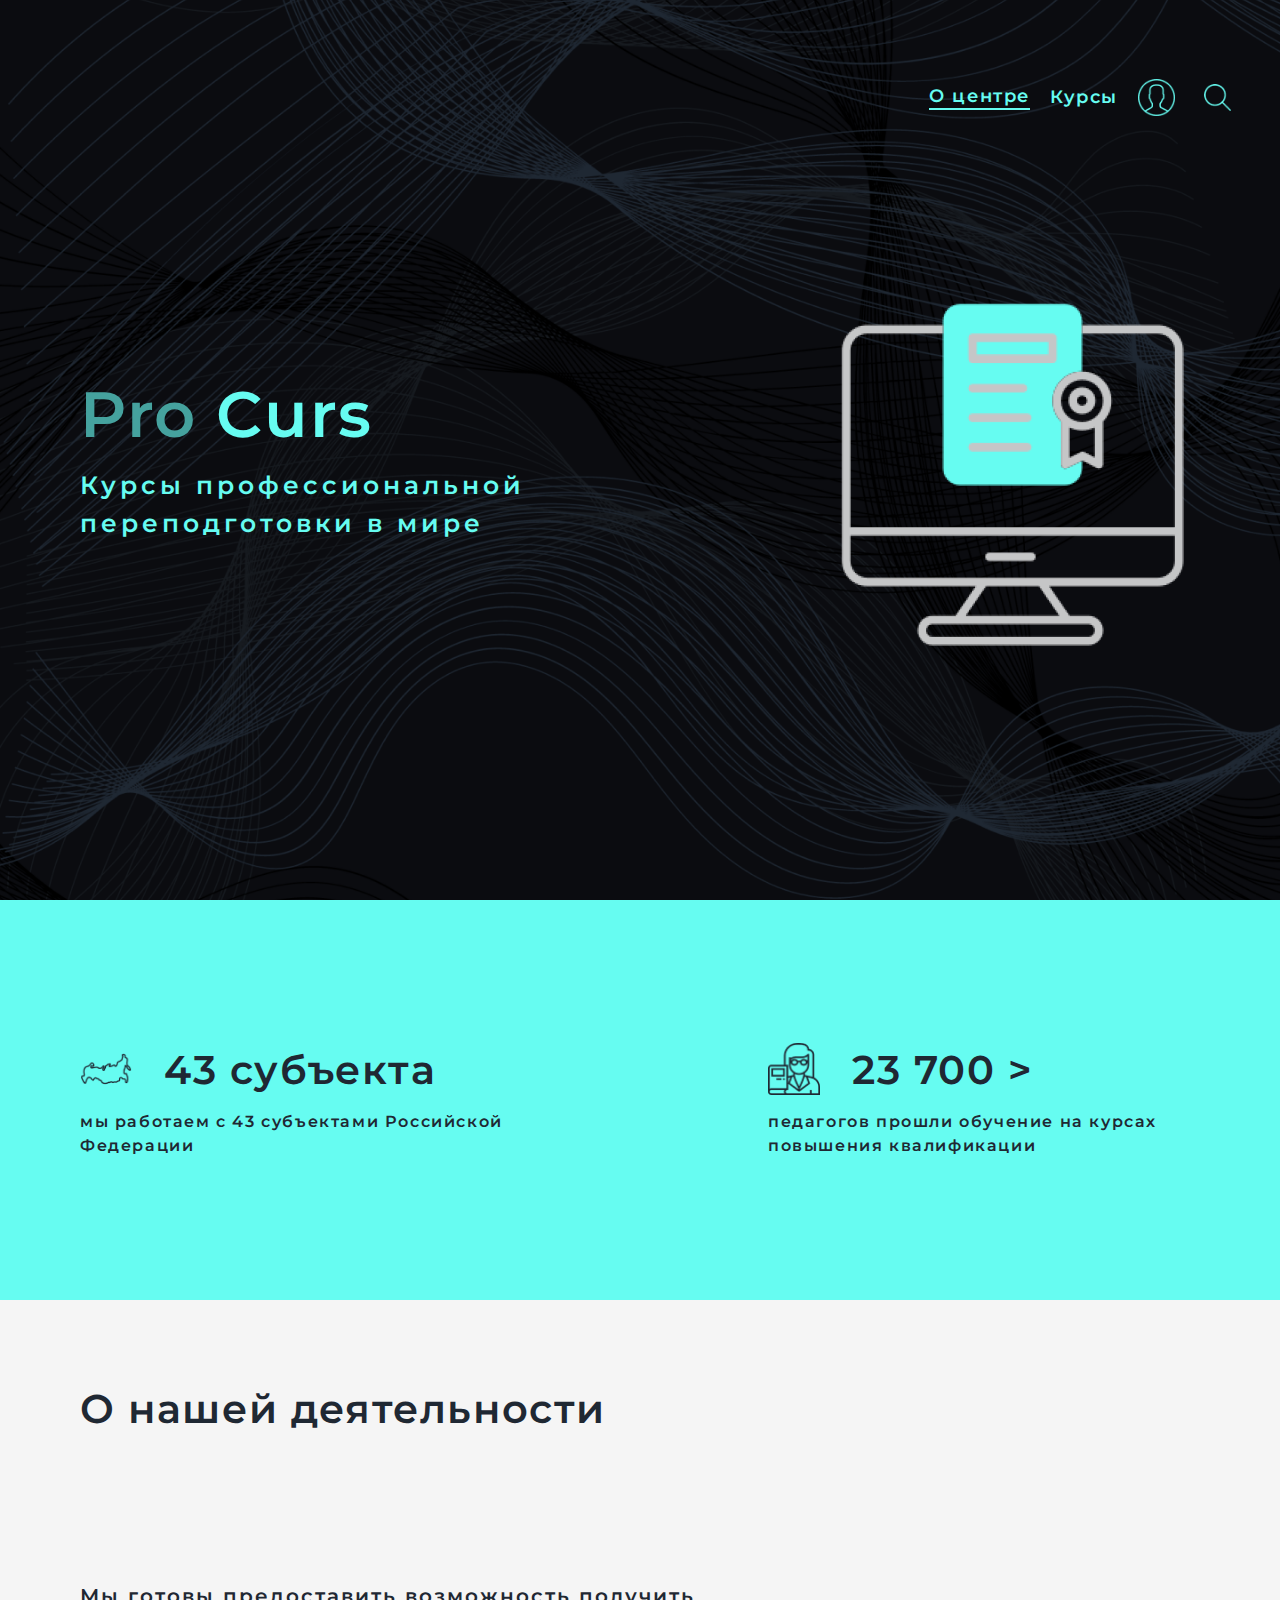
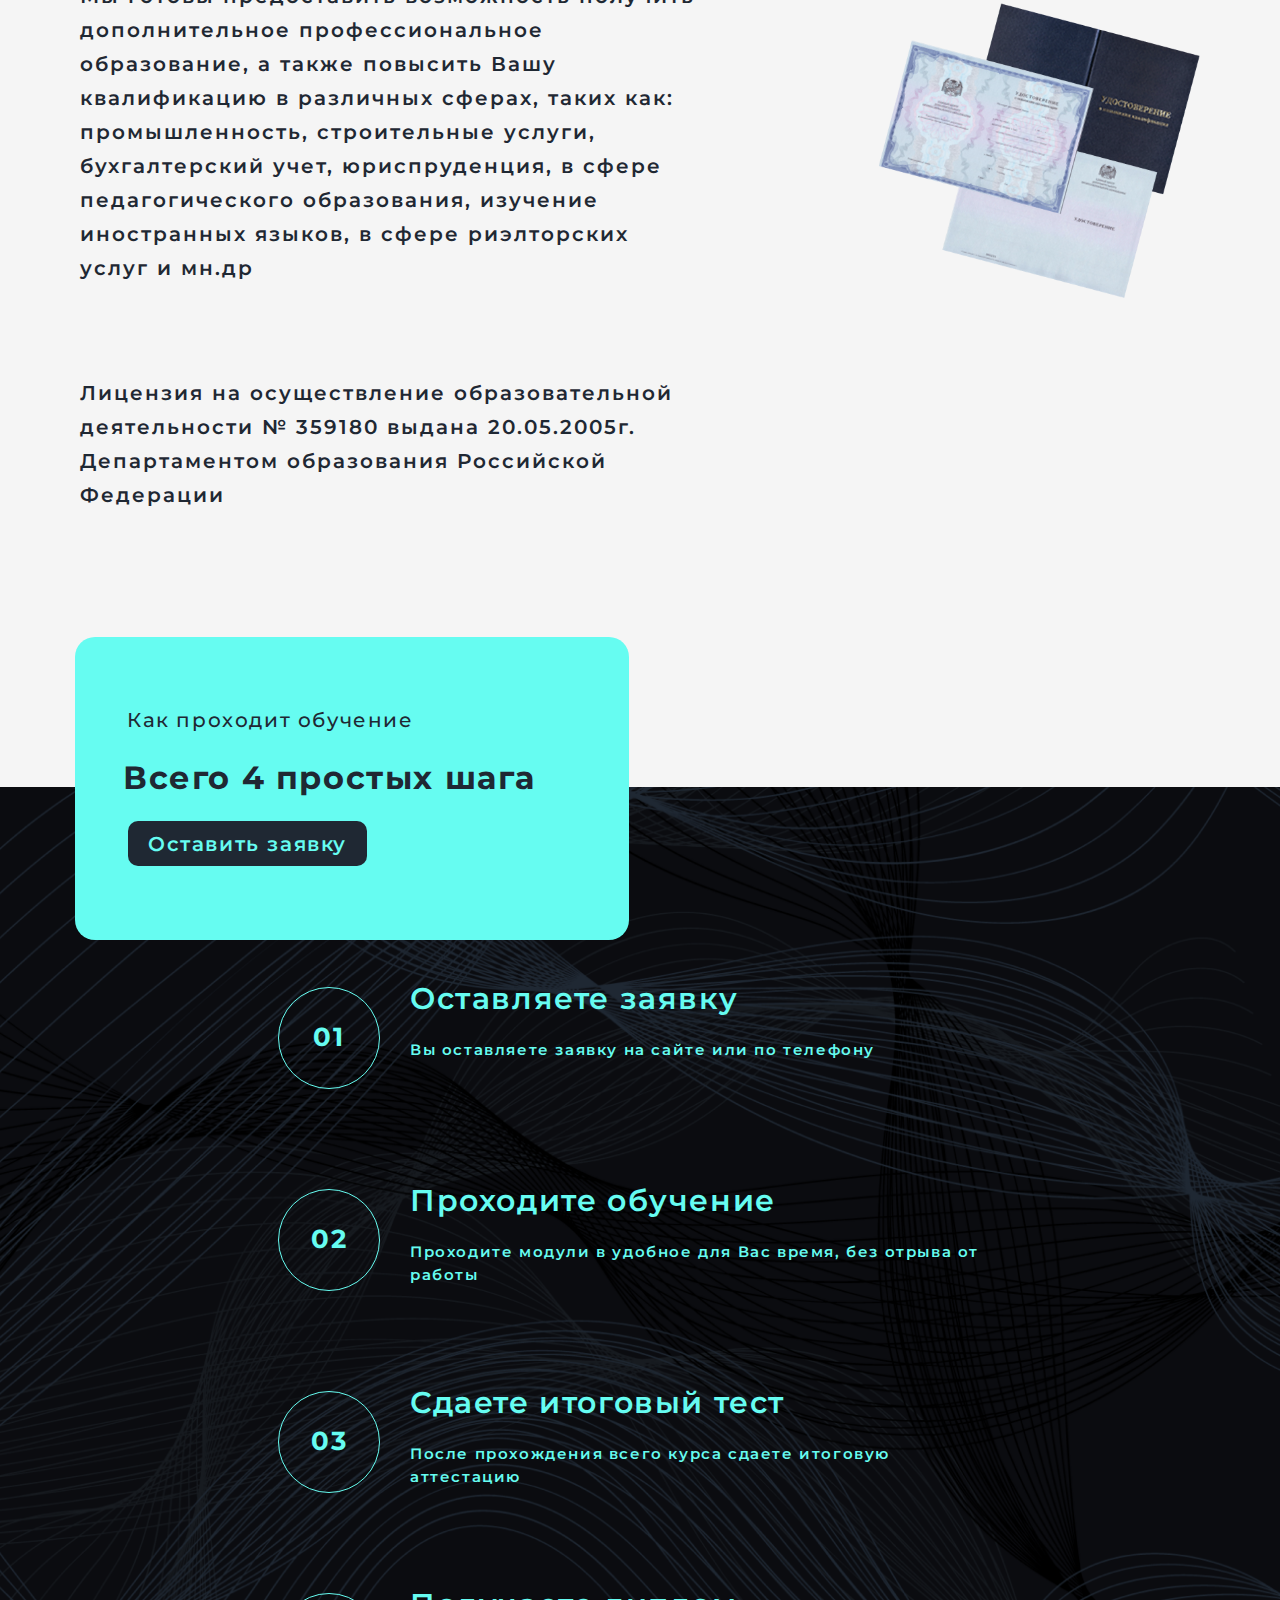
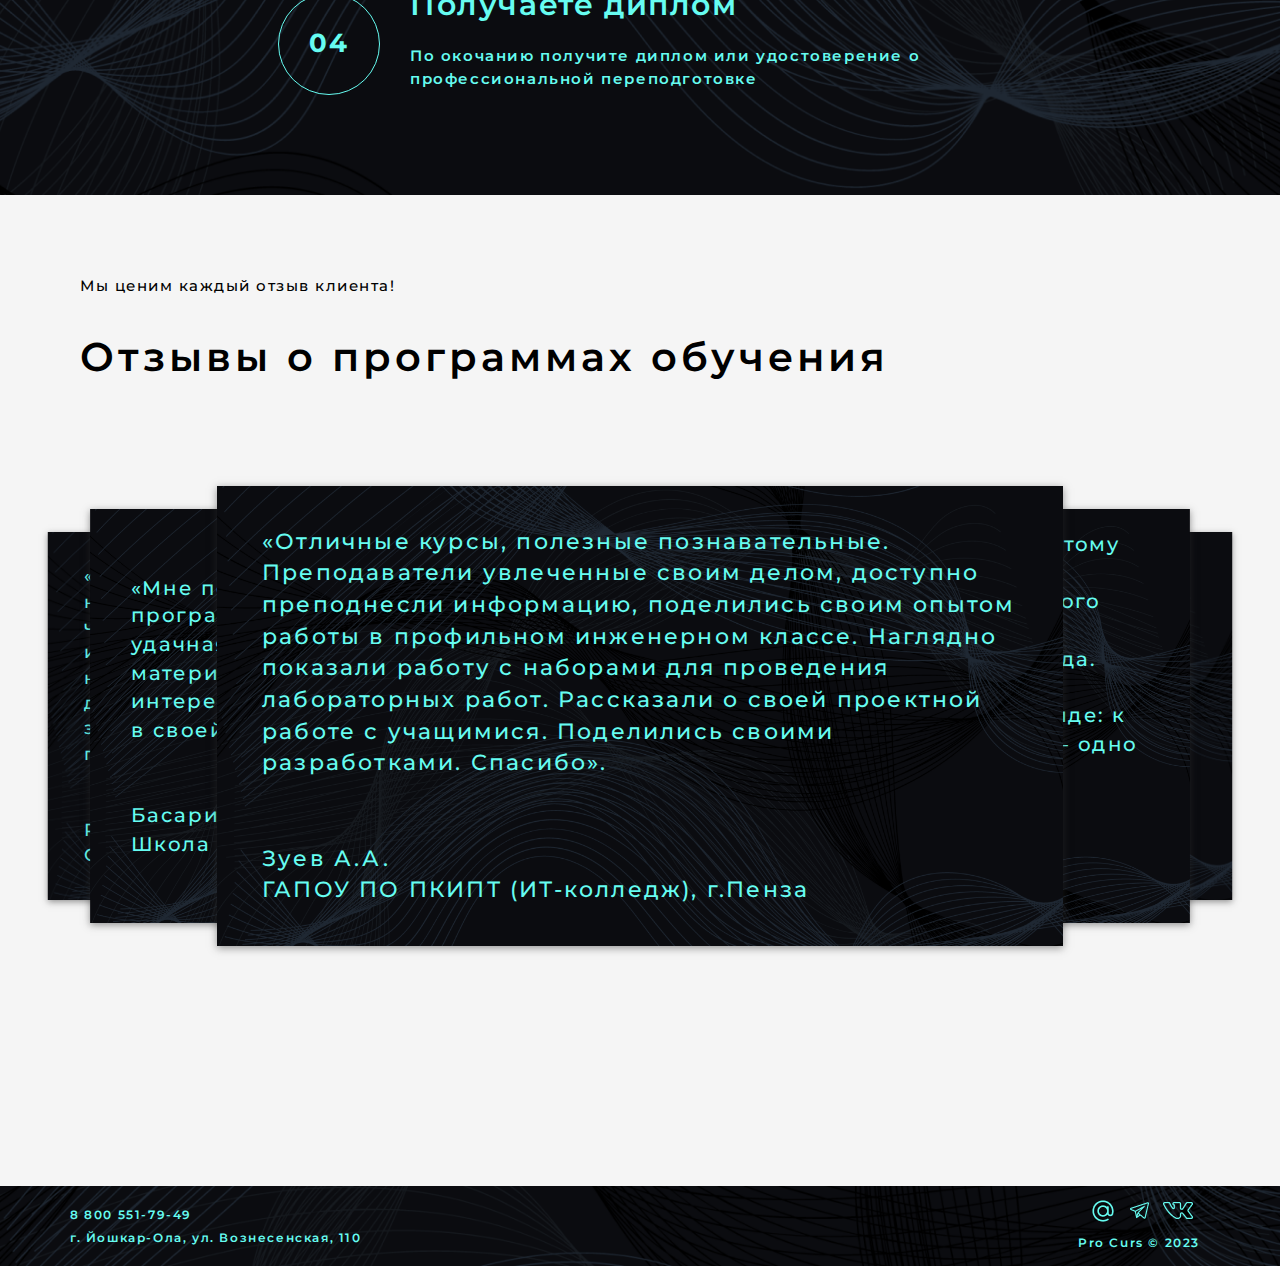
<file: index.html>
<!DOCTYPE html>
<html lang="en">
<head>
    <meta charset="UTF-8">
    <meta http-equiv="X-UA-Compatible" content="IE=edge">
    <meta name="viewport" content="width=device-width, initial-scale=1.0">
    <link rel="stylesheet" href="dop/style/main.css">
    <link rel="stylesheet" href="dop/style/main__child.css">
    <link rel="stylesheet" href="dop/style/carusel_slider.css">
    <title>Главная</title>
</head>
<body>
    <div class="wrapper">
        <header class="header__main">
            <div class="header__main__container">
                <nav class="header__nav">
                    <ul>
                        <li><a href="index.html" class="activ">О центре</a></li>
                        <li><a href="page/catalog.html">Курсы</a></li>
                        <li><a href="page/personal.html"><img src="dop/media/user.png" alt="personal"></a></li>
                        <li><a href="page/FAQ.html"><img src="dop/media/search.png" alt="search"></a></li>
                    </ul>
                </nav>
                <div class="logo__description">
                    <h1>
                        Pro <span class="curse">Curs</span>
                        <br>
                        <span class="description">
                            Курсы профессиональной переподготовки в мире
                        </span>
                    </h1>
                    <img src="dop/media/logo.png" alt="logo image">
                </div>
            </div>
        </header>
        <main class="main">
            <div class="info__line">
                <div class="info__line__block">
                    <div><img src="dop/media/1.png" alt="border"><h2>43 субъекта</h2></div>
                    <div><p>мы работаем с 43 субъектами Российской Федерации</p></div>
                </div>
                <div class="info__line__block">
                    <div><img src="dop/media/teacher.png" alt="border"><h2>23 700 ></h2></div>
                    <div><p>педагогов прошли обучение на курсах повышения квалификации</p></div>
                </div>
            </div>
            <div class="about__container">
                <div>
                    <h2>О нашей деятельности</h2>
                    <p>Мы готовы предоставить возможность получить дополнительное профессиональное образование, а также повысить Вашу квалификацию в различных сферах, таких как: промышленность, строительные услуги, бухгалтерский учет, юриспруденция, в сфере педагогического образования, изучение иностранных языков, в сфере риэлторских услуг и мн.др</p>
                    <p>Лицензия на осуществление образовательной деятельности № 359180 выдана 20.05.2005г. Департаментом образования Российской Федерации</p>
                </div>
                <div>
                    <img src="dop/media/document.png" alt="document">
                </div>
            </div>
            <div class="application__container">
                <div class="application__sub">
                    <h2>Как проходит обучение</h2>
                    <p>Всего 4 простых шага</p>
                    <a href="#" class="app__link">Оставить заявку</a>
                </div>
                <div class="application__description">
                    <ul>
                        <li>
                            <div>
                                <h3>Оставляете заявку</h3>
                                <p>Вы оставляете заявку на сайте или по телефону</p>
                            </div>
                        </li>
                        <li>
                            <div>
                                <h3>Проходите обучение</h3>
                                <p>Проходите модули в удобное для Вас время, без отрыва от работы</p>
                            </div>
                        </li>
                        <li>
                            <div>
                                <h3>Сдаете итоговый тест</h3>
                                <p>После прохождения всего курса сдаете итоговую аттестацию</p>
                            </div>
                        </li>
                        <li>
                            <div>
                                <h3>Получаете диплом</h3>
                                <p>По окочанию получите диплом или удостоверение о профессиональной переподготовке</p>
                            </div>
                        </li>
                    </ul>
                </div>
            </div>
            <div class="rev__container">
                <p>Мы ценим каждый отзыв клиента!</p>
                <h2>Отзывы о программах обучения</h2>
                <div class="slider">
                   
                    <div class="carousel">
                        <ul class="carousel__list">
                          <li class="carousel__item" data-pos="-2">
                            
                                «Материал представлен комплексно и доступно, нужная и важная информация. Курсы отличает чёткость, логичность изложения материала, высокая информативность, практическое использование новых знаний, предоставление материалов для дальнейшей самостоятельной работы. Курсы заставили задуматься и посмотреть на разработку проектов по–другому».
                                <br>
                                <br>
                                <br>
                                Рагозина Е.Л.
                                <br>
                                ООО “ГРИБЫ РАСТУТ ЗДЕСЬ”, г.Бийск
                            
                          </li>
                          <li class="carousel__item" data-pos="-1">
                                «Мне понравилась структура образовательной программы курсов (сочетание практики и теории) и удачная подача материала. Разработанные для нас материалы по проектной деятельности очень интересные. Я с удовольствием буду использовать их в своей работе».
                                <br>
                                <br>
                                <br>
                                Басария С.Ш.
                                <br>
                                Школа №4 им. Жака-Ива Кусто, г. Санкт-Петербург
                          </li>
                          <li class="carousel__item" data-pos="0">
                                «Отличные курсы, полезные познавательные. Преподаватели увлеченные своим делом, доступно преподнесли информацию, поделились своим опытом работы в профильном инженерном классе. Наглядно показали работу с наборами для проведения лабораторных работ. Рассказали о своей проектной работе с учащимися. Поделились своими разработками. Спасибо».
                                <br>
                                <br>
                                <br>
                                Зуев А.А.
                                <br>
                                ГАПОУ ПО ПКИПТ (ИТ-колледж), г.Пенза
                          </li>
                          <li class="carousel__item" data-pos="1">
                                «Самое ценное выделить довольно сложно, поэтому скажу коротко: ценным является то, что мы с огромной долей полезности и профессионального интереса провели, пожалуй, самые яркие и необычайно творческие понедельники этого года. Отдельно стоит отметить материалы, предоставленные в печатном и электронном виде: к каждому занятию, своевременно, ярко и четко – одно удовольствие!».
                                <br>
                                <br>
                                <br>
                                Петров П.П.
                                <br>
                                ГБОУ Школа №222 “Петришули”
                          </li>
                          <li class="carousel__item" data-pos="2">
                                «Материал представлен комплексно и доступно, нужная и важная информация. Курсы отличает чёткость, логичность изложения материала, высокая информативность, практическое использование новых знаний, предоставление материалов для дальнейшей самостоятельной работы. Курсы заставили задуматься и посмотреть на разработку проектов по–другому».
                                <br>
                                <br>
                                <br>
                                Рагозина Е.Л.
                                <br>
                                ООО “Злые Марсиане”, г.Москва
                          </li>
                        </ul>
                      </div>

                </div>
            </div>
        </main>
        <footer class="footer">
            <div class="footer__container">
                <div>
                   <p class="tel">8 800 551-79-49</p>
                   <p class="adres">г. Йошкар-Ола, ул. Вознесенская, 110</p>
                </div>
                <div>
                   <nav class="social__link">
                       <ul>
                           <li><a href="https://mail.ru"><img src="dop/media/mail.png" alt="link Mail"></a></li>
                           <li><a href="https://telegram.org"><img src="dop/media/telegram.png" alt="link Telegram"></a></li>
                           <li><a href="https://vk.com"><img src="dop/media/vk.png" alt="link Vk"></a></li>
                       </ul>
                   </nav>
                   <p class="copiright">Pro Curs © 2023</p>
                </div>
           </div>
        </footer>
    </div>

    <script src="dop/js/main.js"></script>
    <script src="dop/js/caruselSlider.js"></script>
</body>
</html>
</file>
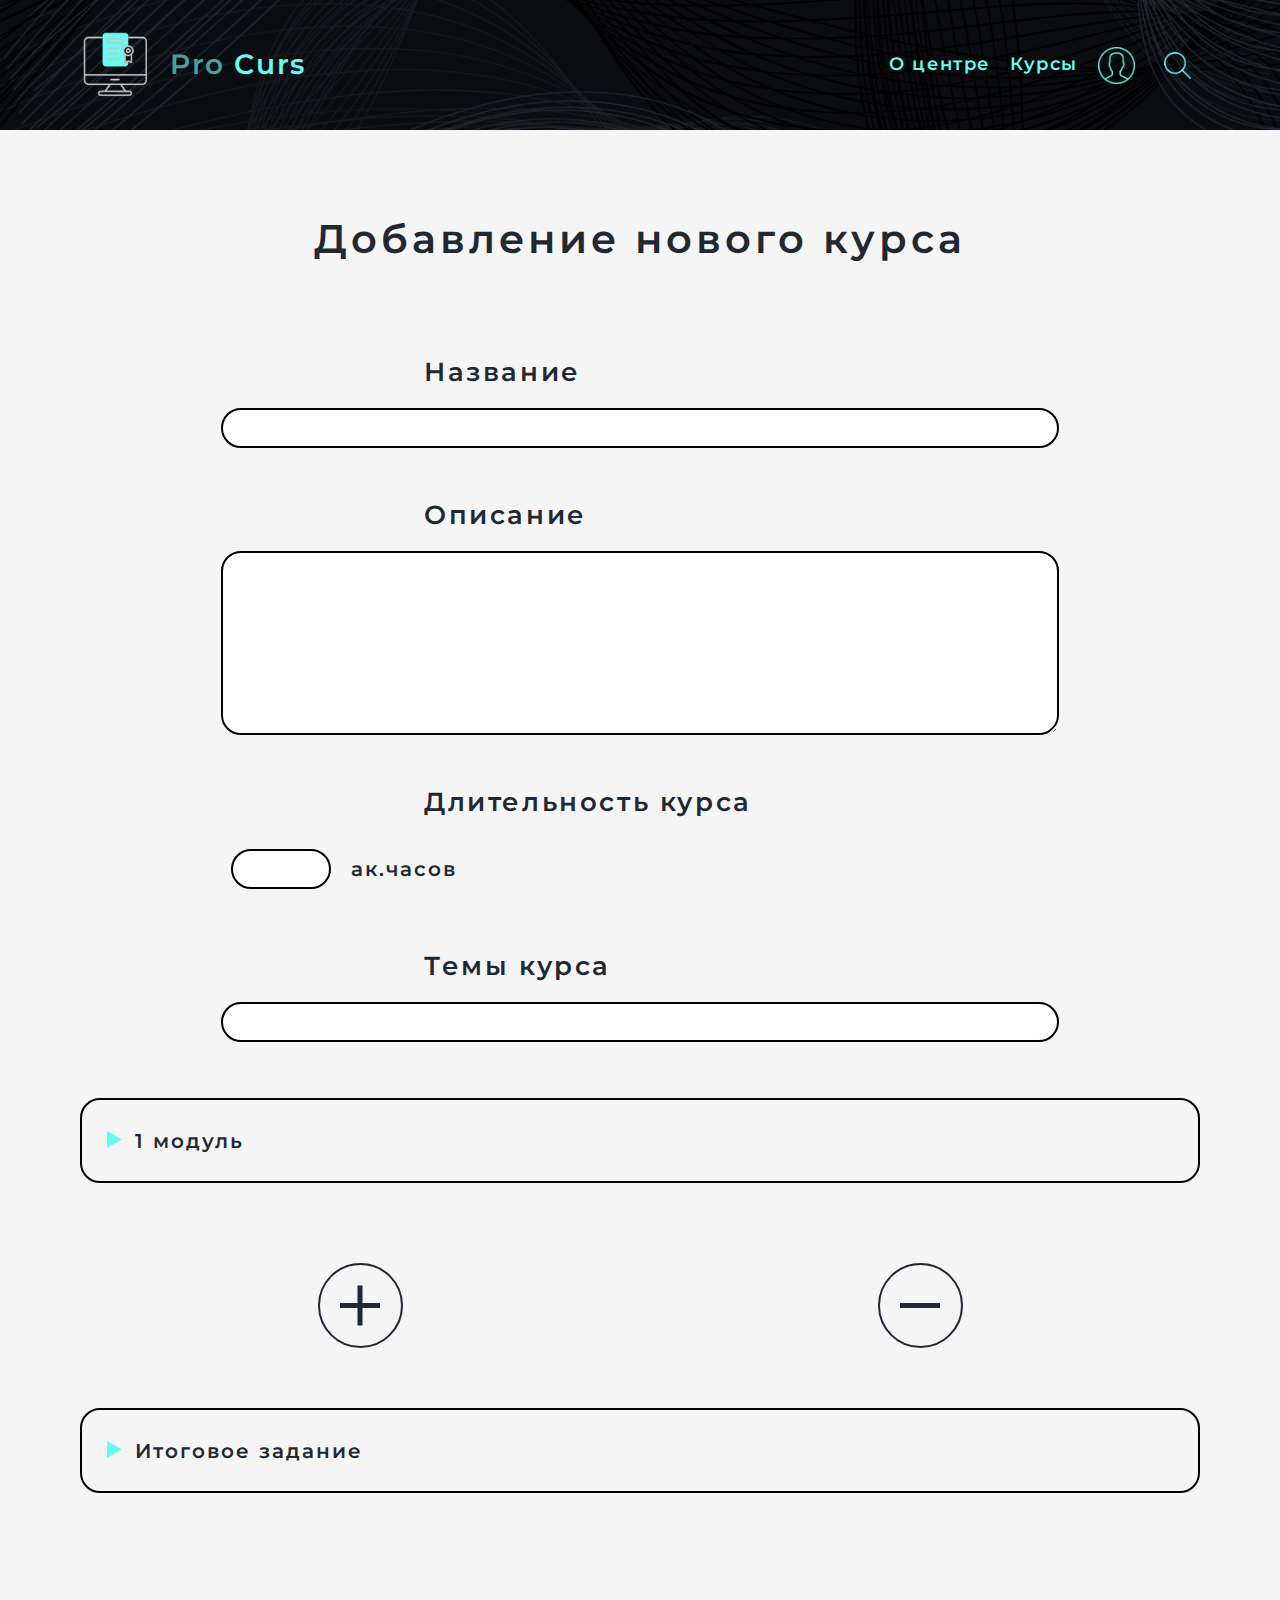
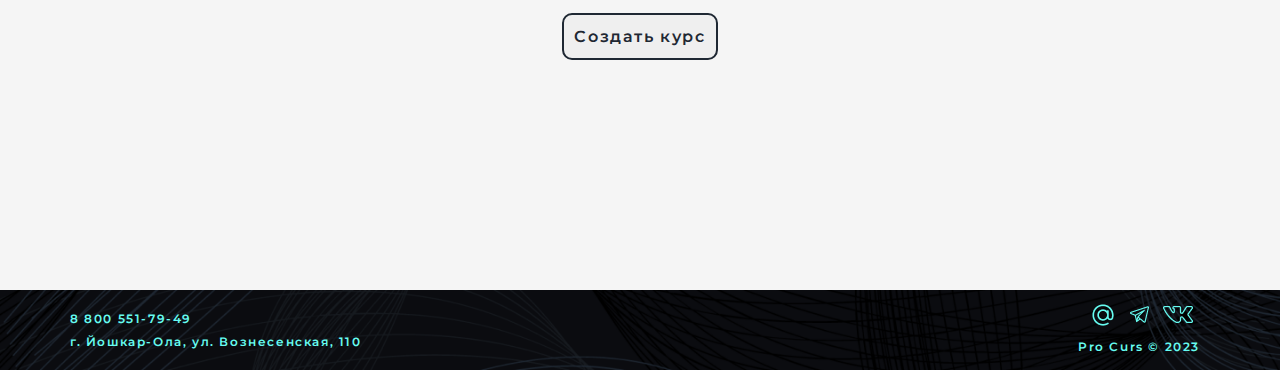
<file: page/add-curs.html>
<!DOCTYPE html>
<html lang="en">
<head>
    <meta charset="UTF-8">
    <meta http-equiv="X-UA-Compatible" content="IE=edge">
    <meta name="viewport" content="width=device-width, initial-scale=1.0">
    <link rel="stylesheet" href="../dop/style/main.css">
    <link rel="stylesheet" href="../dop/style/add-curs.css">
    <title>Создание курса</title>
</head>
<body>
    <div class="wrapper">
        <header class="header">
            <div class="header__container">
                <div class="logo__container">
                    <h1>
                        <a href="../index.html"><img class="logo__img" src="../dop/media/logo.png" alt="proCurs"></a>
                        <a href="../index.html"><span>Pro</span> Curs</a>
                    </h1>
                </div>
                <nav class="header__nav">
                    <ul>
                        <li><a href="../index.html">О центре</a></li>
                        <li><a href="catalog.html">Курсы</a></li>
                        <li><a href="personal.html"><img src="../dop/media/user.png" alt="personal"></a></li>
                        <li><a href="FAQ.html"><img src="../dop/media/search.png" alt="search"></a></li>
                    </ul>
                </nav>
            </div>
        </header>
        <main class="main">
            <div class="container">
                <div class="title__page">
                    <h2>
                        Добавление нового курса
                    </h2>
                </div>

                <form class="add-curs__form" action="addCurs.php" method="get">
                    <div class="add-curs__section">
                        <label for="nameCurs">
                            Название
                        </label>
                        <input required type="text" id="nameCurs" name="nameCurs">
                    </div>
                    <div class="add-curs__section">
                        <label for="descCurs">
                            Описание
                        </label>
                        <textarea required name="descCurs" id="descCurs" cols="30" rows="10"></textarea>
                    </div>
                    <div class="add-curs__section">
                        <label for="duractionCurs">
                            Длительность курса
                        </label>
                        <div class="duraction__block">
                            <input required class="duraction" type="text" id="duractionCurs" name="duractionCurs"><span>ак.часов</span>
                        </div>
                    </div>
                    <div class="add-curs__section">
                        <label for="themsCurs">
                            Темы курса
                        </label>
                        <input required type="text" id="themsCurs" name="themsCurs">
                    </div>

                    <div class="file__seection">
                        <div class="acardion__container">
                            <div class="modul__container">
                                <details class="moduls__block" data-id="1">
                                    <summary>1 модуль</summary>
                                    <div class="det__block">
                                        <div class="name_file__block">
                                            <label for="nameModul1">
                                                Название
                                            </label>
                                            <input type="text" id="nameModul1" name="nameModul1" required>
                                        </div>
                                        <div class="file__block">
                                            <label class="input-file">
                                                <img src="../dop/media/screp.png" alt="">
                                                <input required class="file__curs" accept=".jpg, .jpeg, .png, .doc, .docx, .xls, .scv, .ppt, .txt, .rtf, .pdf, .tiff" type="file" name="modulFile1">
                                                <span>Прикрепите файл</span>
                                            </label>
                                        </div>
                                    </div>
                                </details>
                            </div>
                            <div class="btn__section__modul">
                                <div class="btn__add__modul btn__modul" id="btnAdd"></div>
                                <div class="btn__del__modul btn__modul" id="btnDel"></div>
                            </div>
                            <details>
                                <summary>Итоговое задание</summary>
                                <div class="det__block">
                                    <div class="name_file__block">
                                        <label for="nameTask">
                                            Название
                                        </label>
                                        <input required type="text" id="nameTask" name="nameTask">
                                    </div>
                                    <div class="file__block">
                                        <label class="input-file">
                                            <img src="../dop/media/screp.png" alt="">
                                            <input required class="file__curs" accept=".jpg, .jpeg, .png, .doc, .docx, .xls, .scv, .ppt, .txt, .rtf, .pdf, .tiff" type="file" name="taskFile">
                                            <span>Прикрепите задание</span>
                                        </label>
                                    </div>
                                </div>
                            </details>
                        </div>
                    </div>
                    <div class="btn__submit">
                        <button type="submit">Создать курс</button>
                    </div>
                </form>
            </div>
        </main>
        <footer class="footer">
            <div class="footer__container">
                 <div>
                    <p class="tel">8 800 551-79-49</p>
                    <p class="adres">г. Йошкар-Ола, ул. Вознесенская, 110</p>
                 </div>
                 <div>
                    <nav class="social__link">
                        <ul>
                            <li><a href="https://mail.ru"><img src="../dop/media/mail.png" alt="link Mail"></a></li>
                            <li><a href="https://telegram.org"><img src="../dop/media/telegram.png" alt="link Telegram"></a></li>
                            <li><a href="https://vk.com"><img src="../dop/media/vk.png" alt="link Vk"></a></li>
                        </ul>
                    </nav>
                    <p class="copiright">Pro Curs © 2023</p>
                 </div>
            </div>
        </footer>
    </div>

    <script src="../dop/js/addCurs.js"></script>
</body>
</html>
</file>
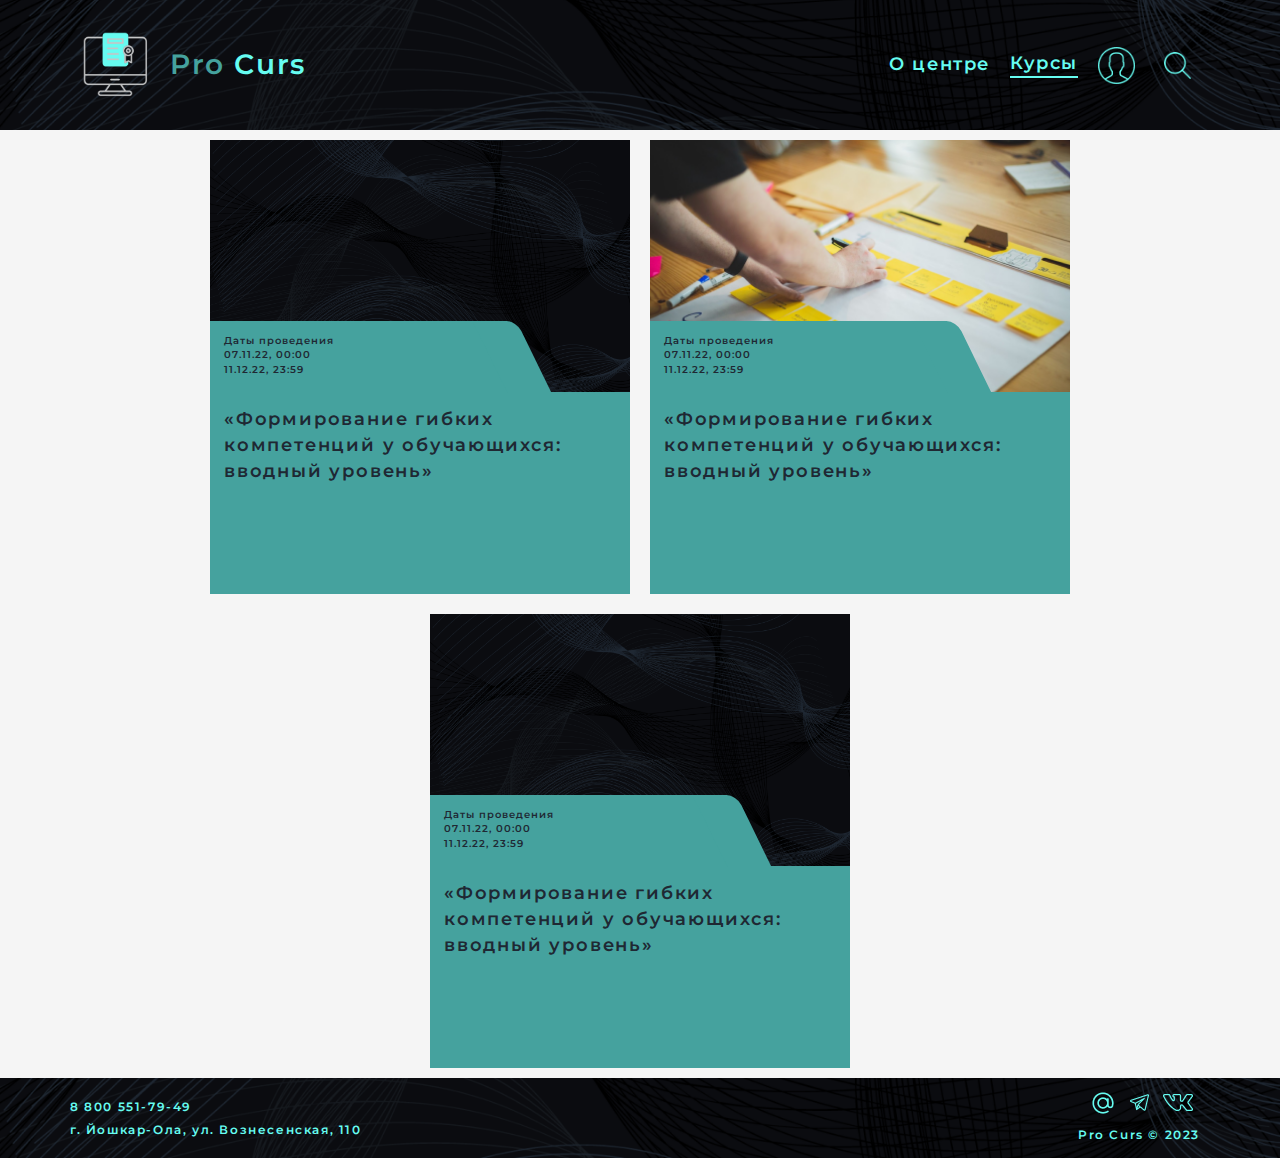
<file: page/catalog.html>
<!DOCTYPE html>
<html lang="en">
<head>
    <meta charset="UTF-8">
    <meta http-equiv="X-UA-Compatible" content="IE=edge">
    <meta name="viewport" content="width=device-width, initial-scale=1.0">
    <link rel="stylesheet" href="../dop/style/main.css">
    <link rel="stylesheet" href="../dop/style/card-curs.css">
    <title>Каталог курсов</title>
</head>
<body>
    <div class="wrapper">
        <header class="header">
            <div class="header__container">
                <div class="logo__container">
                    <h1>
                        <a href="../index.html"><img class="logo__img" src="../dop/media/logo.png" alt="proCurs"></a>
                        <a href="../index.html"><span>Pro</span> Curs</a>
                    </h1>
                </div>
                <nav class="header__nav">
                    <ul>
                        <li><a href="../index.html">О центре</a></li>
                        <li><a href="catalog.html"  class="activ">Курсы</a></li>
                        <li><a href="personal.html"><img src="../dop/media/user.png" alt="personal"></a></li>
                        <li><a href="FAQ.html"><img src="../dop/media/search.png" alt="search"></a></li>
                    </ul>
                </nav>
            </div>
        </header>
        <main class="main">
            <div class="container">
                <div class="card__3d">
                  <div class="card">
                  <div class="card__img">
                    
                  </div>
                  <div class="card__content">
                    <div class="card__date">
                      <span>Даты проведения</span>
                      <span>07.11.22, 00:00</span>
                      <span>11.12.22, 23:59</span>
                    </div>
                    <div class="card__title">
                      <h2>
                        «Формирование гибких компетенций у обучающихся: вводный               уровень»
                      </h2>
                    </div>
                  </div>
                </div>
                </div>
                <div class="card__3d">
                  <div class="card">
                  <div class="card__img" style="background-image: url('../dop/media/image-db/img1.png');">
                    
                  </div>
                  <div class="card__content">
                    <div class="card__date">
                      <span>Даты проведения</span>
                      <span>07.11.22, 00:00</span>
                      <span>11.12.22, 23:59</span>
                    </div>
                    <div class="card__title">
                      <h2>
                        «Формирование гибких компетенций у обучающихся: вводный уровень»
                      </h2>
                    </div>
                  </div>
                </div>
                </div>
                <div class="card__3d">
                  <div class="card">
                  <div class="card__img">
                    
                  </div>
                  <div class="card__content">
                    <div class="card__date">
                      <span>Даты проведения</span>
                      <span>07.11.22, 00:00</span>
                      <span>11.12.22, 23:59</span>
                    </div>
                    <div class="card__title">
                      <h2>
                        «Формирование гибких компетенций у обучающихся: вводный               уровень»
                      </h2>
                    </div>
                  </div>
                </div>
                </div>
              </div>
        </main>
        <footer class="footer">
            <div class="footer__container">
                 <div>
                    <p class="tel">8 800 551-79-49</p>
                    <p class="adres">г. Йошкар-Ола, ул. Вознесенская, 110</p>
                 </div>
                 <div>
                    <nav class="social__link">
                        <ul>
                            <li><a href="https://mail.ru"><img src="../dop/media/mail.png" alt="link Mail"></a></li>
                            <li><a href="https://telegram.org"><img src="../dop/media/telegram.png" alt="link Telegram"></a></li>
                            <li><a href="https://vk.com"><img src="../dop/media/vk.png" alt="link Vk"></a></li>
                        </ul>
                    </nav>
                    <p class="copiright">Pro Curs © 2023</p>
                 </div>
            </div>
        </footer>
    </div>
</body>
</html>
</file>
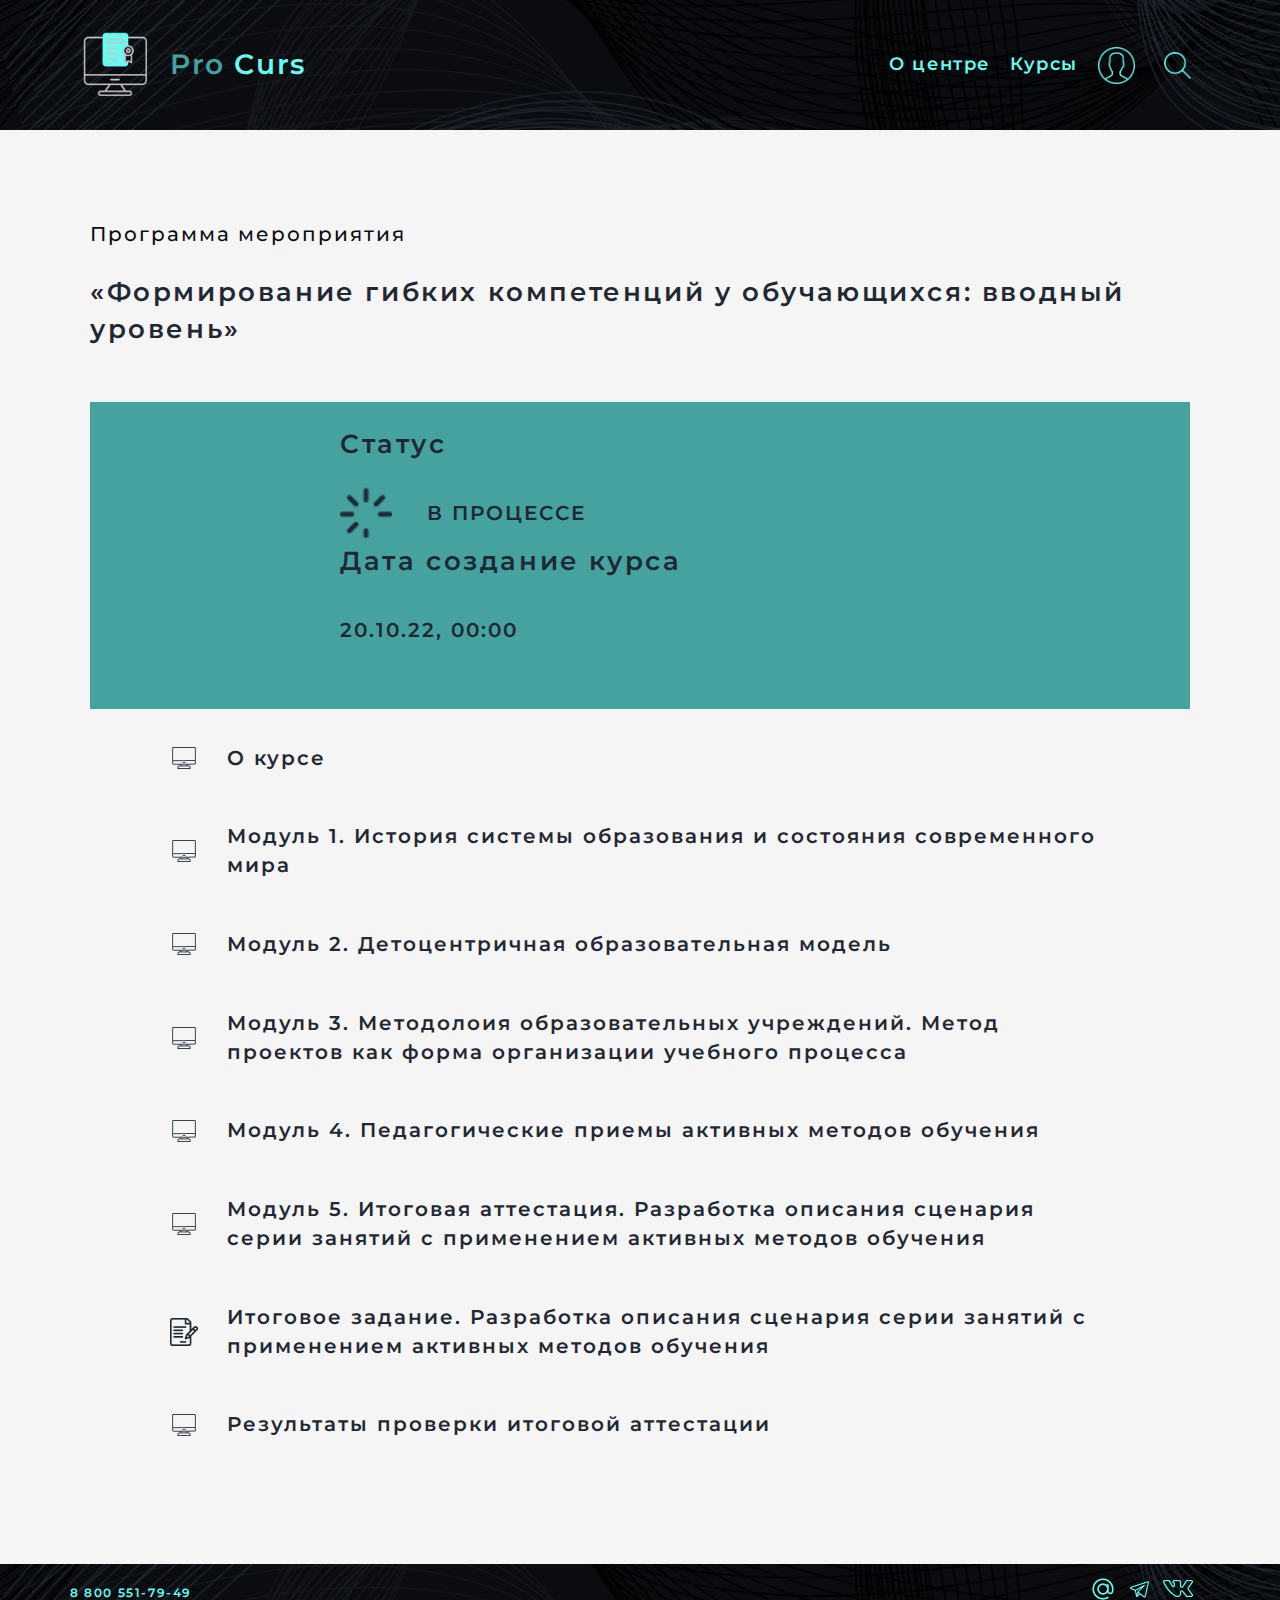
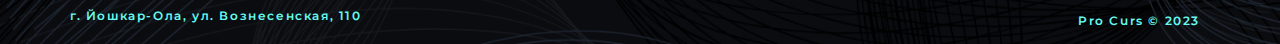
<file: page/curs.html>
<!DOCTYPE html>
<html lang="en">

<head>
    <meta charset="UTF-8">
    <meta http-equiv="X-UA-Compatible" content="IE=edge">
    <meta name="viewport" content="width=device-width, initial-scale=1.0">
    <link rel="stylesheet" href="../dop/style/main.css">
    <link rel="stylesheet" href="../dop/style/curs.css">
    <title>Создание курса</title>
</head>

<body>
    <div class="wrapper">
        <header class="header">
            <div class="header__container">
                <div class="logo__container">
                    <h1>
                        <a href="../index.html"><img class="logo__img" src="../dop/media/logo.png" alt="proCurs"></a>
                        <a href="../index.html"><span>Pro</span> Curs</a>
                    </h1>
                </div>
                <nav class="header__nav">
                    <ul>
                        <li><a href="../index.html">О центре</a></li>
                        <li><a href="catalog.html">Курсы</a></li>
                        <li><a href="personal.html"><img src="../dop/media/user.png" alt="personal"></a></li>
                        <li><a href="FAQ.html"><img src="../dop/media/search.png" alt="search"></a></li>
                    </ul>
                </nav>
            </div>
        </header>
        <main class="main">
            <div class="container">
                <div class="title__page">
                    <h3>
                        Программа мероприятия
                    </h3>
                </div>
                <div class="title__curs">
                    <h2 id="titleCurs">
                        «Формирование гибких компетенций у обучающихся: вводный уровень»
                    </h2>
                </div>
                <div class="short-desc__curs">
                    <div class="status__curs">
                        <div class="title">
                            <p>Статус</p>
                        </div>
                        <div class="status">
                            <img src="../dop/media/loader.png" alt="#">
                            <p>В ПРОЦЕССЕ</p>
                        </div>
                    </div>
                    <div class="date-start__curs">
                        <div class="title">
                            <p>Дата создание курса</p>
                        </div>
                        <div class="date-start">
                            <p>20.10.22, 00:00</p>
                        </div>
                    </div>
                </div>
                <div class="content__curs">
                    <ul class="content__list">
                        <li class="content__item">
                            <img src="../dop/media/monitor.png" alt="">
                            <a href="#">
                                О курсе
                            </a>
                        </li>
                        <li class="content__item">
                            <img src="../dop/media/monitor.png" alt="">
                            <a href="#">
                                Модуль 1. История системы образования и состояния современного мира
                            </a>
                        </li>
                        <li class="content__item">
                            <img src="../dop/media/monitor.png" alt="">
                            <a href="#">
                                Модуль 2. Детоцентричная образовательная модель
                            </a>
                        </li>
                        <li class="content__item">
                            <img src="../dop/media/monitor.png" alt="">
                            <a href="#">
                                Модуль 3. Методолоия образовательных учреждений. Метод проектов как форма организации
                                учебного процесса
                            </a>
                        </li>
                        <li class="content__item">
                            <img src="../dop/media/monitor.png" alt="">
                            <a href="#">
                                Модуль 4. Педагогические приемы активных методов обучения
                            </a>
                        </li>
                        <li class="content__item">
                            <img src="../dop/media/monitor.png" alt="">
                            <a href="#">
                                Модуль 5. Итоговая аттестация. Разработка описания сценария серии занятий с применением
                                активных методов обучения
                            </a>
                        </li>
                        <li class="content__item">
                            <img src="../dop/media/tasklist.png" alt="">
                            <a href="#">
                                Итоговое задание. Разработка описания сценария серии занятий с применением активных
                                методов обучения
                            </a>
                        </li>
                        <li class="content__item">
                            <img src="../dop/media/monitor.png" alt="">
                            <a href="#">
                                Результаты проверки итоговой аттестации
                            </a>
                        </li>
                    </ul>
                </div>
            </div>
        </main>
        <footer class="footer">
            <div class="footer__container">
                <div>
                    <p class="tel">8 800 551-79-49</p>
                    <p class="adres">г. Йошкар-Ола, ул. Вознесенская, 110</p>
                </div>
                <div>
                    <nav class="social__link">
                        <ul>
                            <li><a href="https://mail.ru"><img src="../dop/media/mail.png" alt="link Mail"></a></li>
                            <li><a href="https://telegram.org"><img src="../dop/media/telegram.png"
                                        alt="link Telegram"></a></li>
                            <li><a href="https://vk.com"><img src="../dop/media/vk.png" alt="link Vk"></a></li>
                        </ul>
                    </nav>
                    <p class="copiright">Pro Curs © 2023</p>
                </div>
            </div>
        </footer>
    </div>

    <script src="../dop/js/main.js"></script>
</body>

</html>
</file>
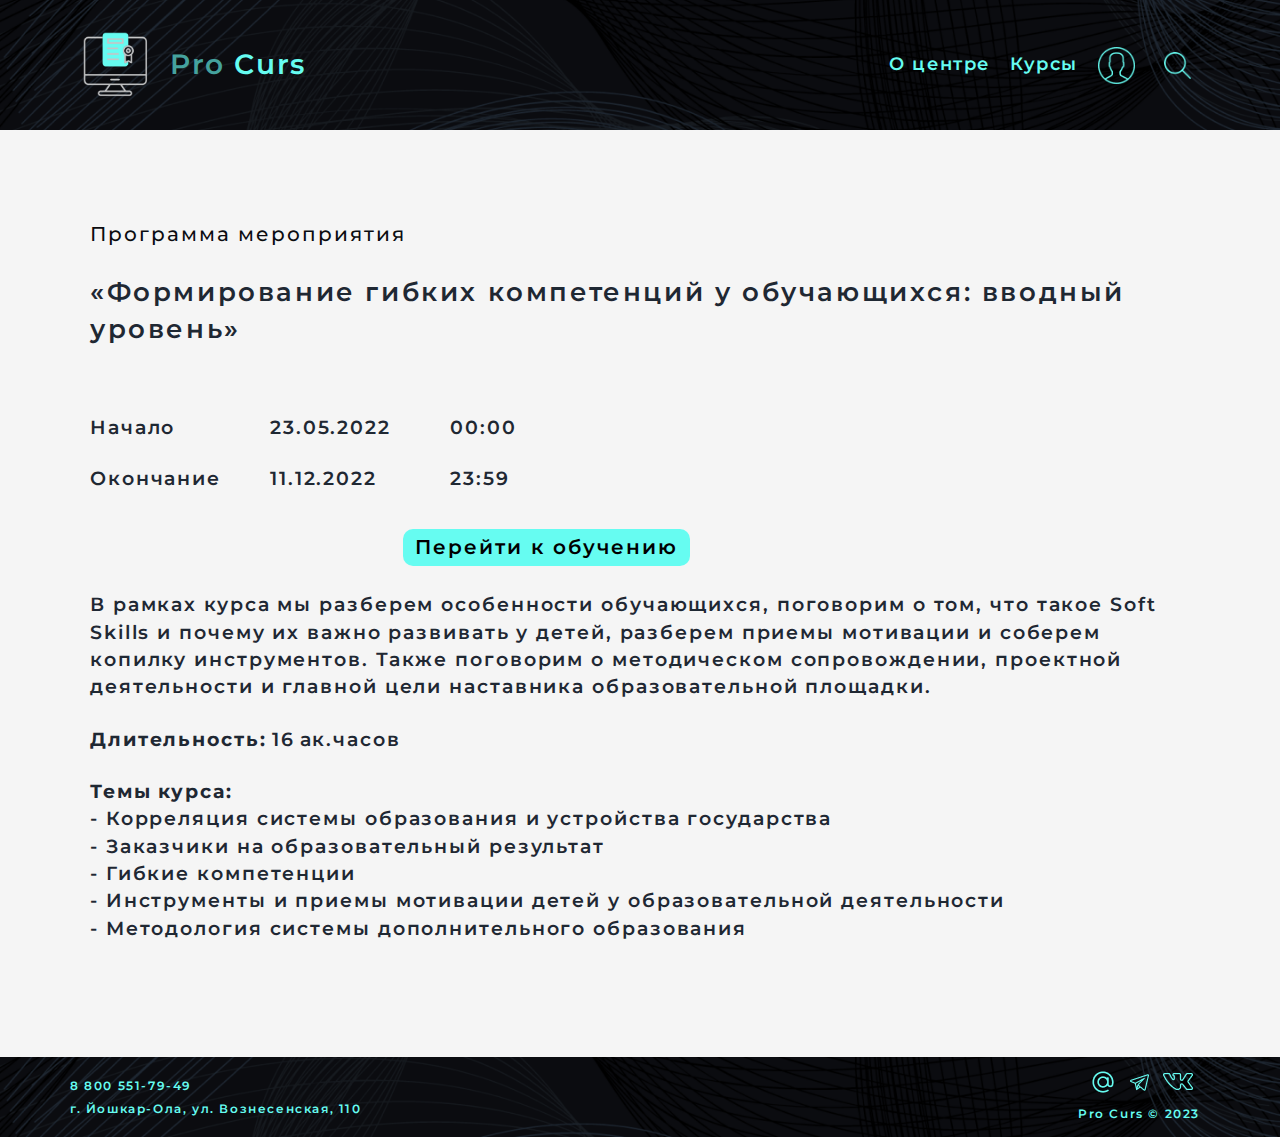
<file: page/description-curs.html>
<!DOCTYPE html>
<html lang="en">
<head>
    <meta charset="UTF-8">
    <meta http-equiv="X-UA-Compatible" content="IE=edge">
    <meta name="viewport" content="width=device-width, initial-scale=1.0">
    <link rel="stylesheet" href="../dop/style/main.css">
    <link rel="stylesheet" href="../dop/style/desc-curs.css">
    <title>Описание курса</title>
</head>
<body>
    <div class="wrapper">
        <header class="header">
            <div class="header__container">
                <div class="logo__container">
                    <h1>
                        <a href="../index.html"><img class="logo__img" src="../dop/media/logo.png" alt="proCurs"></a>
                        <a href="../index.html"><span>Pro</span> Curs</a>
                    </h1>
                </div>
                <nav class="header__nav">
                    <ul>
                        <li><a href="../index.html">О центре</a></li>
                        <li><a href="catalog.html">Курсы</a></li>
                        <li><a href="personal.html"><img src="../dop/media/user.png" alt="personal"></a></li>
                        <li><a href="FAQ.html"><img src="../dop/media/search.png" alt="search"></a></li>
                    </ul>
                </nav>
            </div>
        </header>
        <main class="main">
            <div class="container">
                <div class="title__page">
                    <h3>
                        Программа мероприятия
                    </h3>
                </div>
                <div class="title__curs">
                    <h2 id="titleCurs">
                        «Формирование гибких компетенций у обучающихся: вводный уровень»
                    </h2>
                </div>
                <div class="block">
                    <div class="date__desc">
                        <div class="date">
                            <p id="dateStart">
                                <span class="date__title">
                                    Начало
                                </span>
                                <span id="dataDate">
                                    23.05.2022
                                </span>
                                <span id="dataTime">
                                    00:00
                                </span>
                            </p>    
                        </div>
                        <div class="date">
                            <p id="dateFinish">
                                <span class="date__title">
                                    Окончание
                                </span>
                                <span id="dataDate">
                                    11.12.2022
                                </span>
                                <span id="dataTime">
                                    23:59
                                </span>
                            </p>
                        </div>
                    </div>
                    <div class="link__curs">
                        <a href="#" class="blue__link">
                            Перейти к обучению
                        </a>
                    </div>
                </div>
                <div class="desc__curs">
                    <p id="descCurs">
                        В рамках курса мы разберем особенности обучающихся, поговорим о том, что такое Soft Skills и почему их важно развивать у детей, разберем приемы мотивации и соберем копилку инструментов. Также поговорим о методическом сопровождении, проектной деятельности и главной цели наставника образовательной площадки.
                    </p>
                </div>
                <div class="duraction__curs">
                    <p class="bold__text">
                        Длительность:
                    </p>
                    <p>
                        <span id="duractionCurs">16</span> ак.часов
                    </p>
                </div>
                <div class="thems__curs">
                    <p class="bold__text">
                        Темы курса:
                    </p>
                    <ul id="themsCursList">
                        <li>- Корреляция системы образования и устройства государства</li>
                        <li>- Заказчики на образовательный результат</li>
                        <li>- Гибкие компетенции</li>
                        <li>- Инструменты и приемы мотивации детей у образовательной деятельности</li>
                        <li>- Методология системы дополнительного образования</li>
                    </ul>
                </div>
            </div>
        </main>
        <footer class="footer">
            <div class="footer__container">
                 <div>
                    <p class="tel">8 800 551-79-49</p>
                    <p class="adres">г. Йошкар-Ола, ул. Вознесенская, 110</p>
                 </div>
                 <div>
                    <nav class="social__link">
                        <ul>
                            <li><a href="https://mail.ru"><img src="../dop/media/mail.png" alt="link Mail"></a></li>
                            <li><a href="https://telegram.org"><img src="../dop/media/telegram.png" alt="link Telegram"></a></li>
                            <li><a href="https://vk.com"><img src="../dop/media/vk.png" alt="link Vk"></a></li>
                        </ul>
                    </nav>
                    <p class="copiright">Pro Curs © 2023</p>
                 </div>
            </div>
        </footer>
    </div>
</body>
</html>
</file>
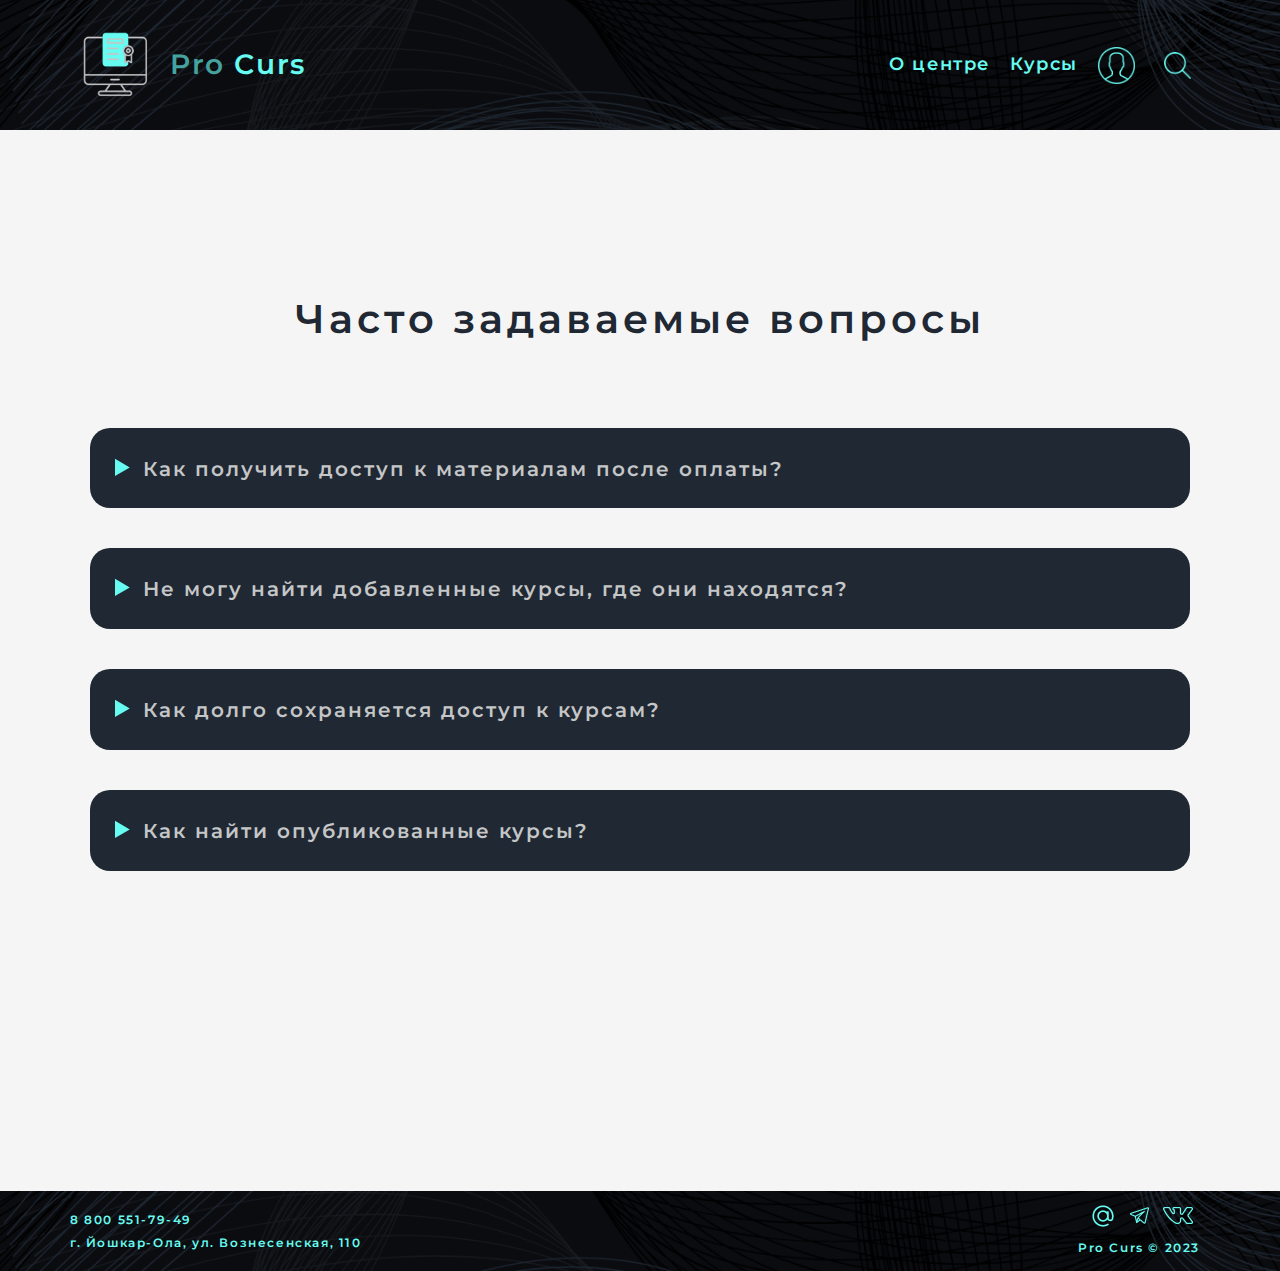
<file: page/FAQ.html>
<!DOCTYPE html>
<html lang="en">
<head>
    <meta charset="UTF-8">
    <meta http-equiv="X-UA-Compatible" content="IE=edge">
    <meta name="viewport" content="width=device-width, initial-scale=1.0">
    <link rel="stylesheet" href="../dop/style/main.css">
    <link rel="stylesheet" href="../dop/style/forms.css">
    <link rel="stylesheet" href="../dop/style/reg__log.css">
    <link rel="stylesheet" href="../dop/style/faq.css">
    <title>Поиск и вопросы</title>
    <script> </script>
</head>
<body>
    <div class="wrapper">
        <header class="header">
            <div class="header__container">
                <div class="logo__container">
                    <h1>
                        <a href="../index.html"><img class="logo__img" src="../dop/media/logo.png" alt="proCurs"></a>
                        <a href="../index.html"><span>Pro</span> Curs</a>
                    </h1>
                </div>
                <nav class="header__nav">
                    <ul>
                        <li><a href="../index.html">О центре</a></li>
                        <li><a href="catalog.html">Курсы</a></li>
                        <li><a href="personal.html"><img src="../dop/media/user.png" alt="personal"></a></li>
                        <li><a href="FAQ.html"><img src="../dop/media/search.png" alt="search"></a></li>
                    </ul>
                </nav>
            </div>
        </header>
        <main class="main">
            <div class="faq__container">
                <h2>
                    Часто задаваемые вопросы
                </h2>
                <div class="acardion__container">
                    <details>
                        <summary>Как получить доступ к материалам после оплаты?</summary>
                        <div>
                            <p class="title">
                                Ответ на вопрос
                            </p>
                        </div>
                        <div>
                    </details>
                    <details>
                        <summary>Не могу найти добавленные курсы, где они находятся?</summary>
                        <div>
                            <p class="title">
                                Ответ на вопрос
                            </p>
                        </div>
                    </details>
                    <details>
                        <summary>Как долго сохраняется доступ к курсам?</summary>
                        <div>
                            <p class="title">
                                Доступ к курсам заканчивается одновременно с программой.
                            </p>
                        </div>
                    </details>
                    <details>
                        <summary>Как найти опубликованные курсы?</summary>
                        <div>
                            <p class="title">
                                Ответ на вопрос
                            </p>
                        </div>
                    </details>
                </div>
            </div>
        </main>
        <footer class="footer">
            <div class="footer__container">
                 <div>
                    <p class="tel">8 800 551-79-49</p>
                    <p class="adres">г. Йошкар-Ола, ул. Вознесенская, 110</p>
                 </div>
                 <div>
                    <nav class="social__link">
                        <ul>
                            <li><a href="https://mail.ru"><img src="../dop/media/mail.png" alt="link Mail"></a></li>
                            <li><a href="https://telegram.org"><img src="../dop/media/telegram.png" alt="link Telegram"></a></li>
                            <li><a href="https://vk.com"><img src="../dop/media/vk.png" alt="link Vk"></a></li>
                        </ul>
                    </nav>
                    <p class="copiright">Pro Curs © 2023</p>
                 </div>
            </div>
        </footer>
    </div>
</body>
</html>
</file>
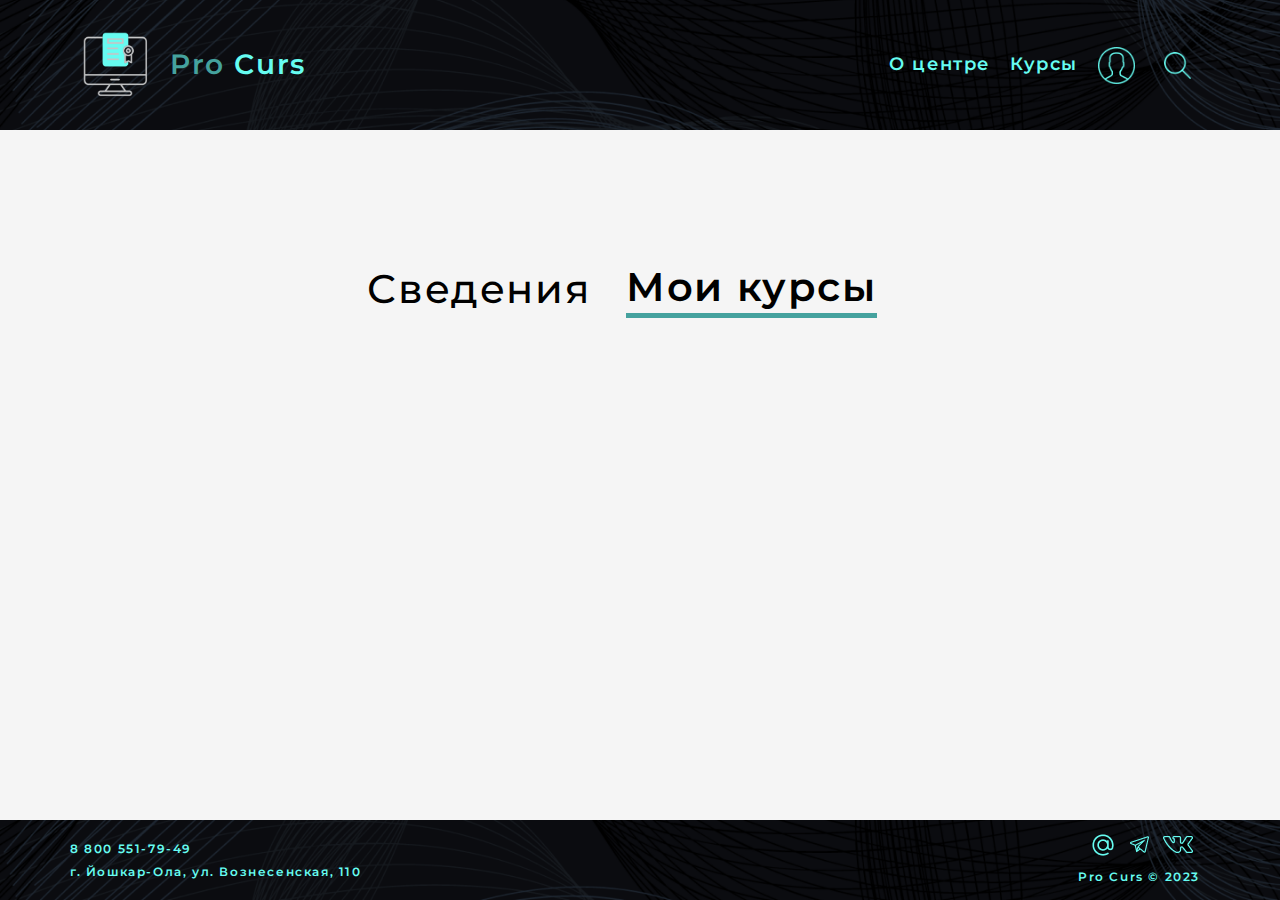
<file: page/my-curs.html>
<!DOCTYPE html>
<html lang="en">
<head>
    <meta charset="UTF-8">
    <meta http-equiv="X-UA-Compatible" content="IE=edge">
    <meta name="viewport" content="width=device-width, initial-scale=1.0">
    <link rel="stylesheet" href="../dop/style/main.css">
    <link rel="stylesheet" href="../dop/style/personal.css">
    <title>Мои курсы</title>
</head>
<body>
    <div class="wrapper">
        <header class="header">
            <div class="header__container">
                <div class="logo__container">
                    <h1>
                        <a href="../index.html"><img class="logo__img" src="../dop/media/logo.png" alt="proCurs"></a>
                        <a href="../index.html"><span>Pro</span> Curs</a>
                    </h1>
                </div>
                <nav class="header__nav">
                    <ul>
                        <li><a href="../index.html">О центре</a></li>
                        <li><a href="catalog.html">Курсы</a></li>
                        <li><a href="personal.html"><img src="../dop/media/user.png" alt="personal"></a></li>
                        <li><a href="FAQ.html"><img src="../dop/media/search.png" alt="search"></a></li>
                    </ul>
                </nav>
            </div>
        </header>
        <main class="main">
            <div class="personal__container">
                <nav>
                    <ul>
                        <li><a href="personal.html">Сведения</a></li>
                        <li><a href="my-curs.html" class="activ">Мои курсы</a></li>
                    </ul>
                </nav>
            </div>
        </main>
        <footer class="footer">
            <div class="footer__container">
                 <div>
                    <p class="tel">8 800 551-79-49</p>
                    <p class="adres">г. Йошкар-Ола, ул. Вознесенская, 110</p>
                 </div>
                 <div>
                    <nav class="social__link">
                        <ul>
                            <li><a href="https://mail.ru"><img src="../dop/media/mail.png" alt="link Mail"></a></li>
                            <li><a href="https://telegram.org"><img src="../dop/media/telegram.png" alt="link Telegram"></a></li>
                            <li><a href="https://vk.com"><img src="../dop/media/vk.png" alt="link Vk"></a></li>
                        </ul>
                    </nav>
                    <p class="copiright">Pro Curs © 2023</p>
                 </div>
            </div>
        </footer>
    </div>
</body>
</html>
</file>
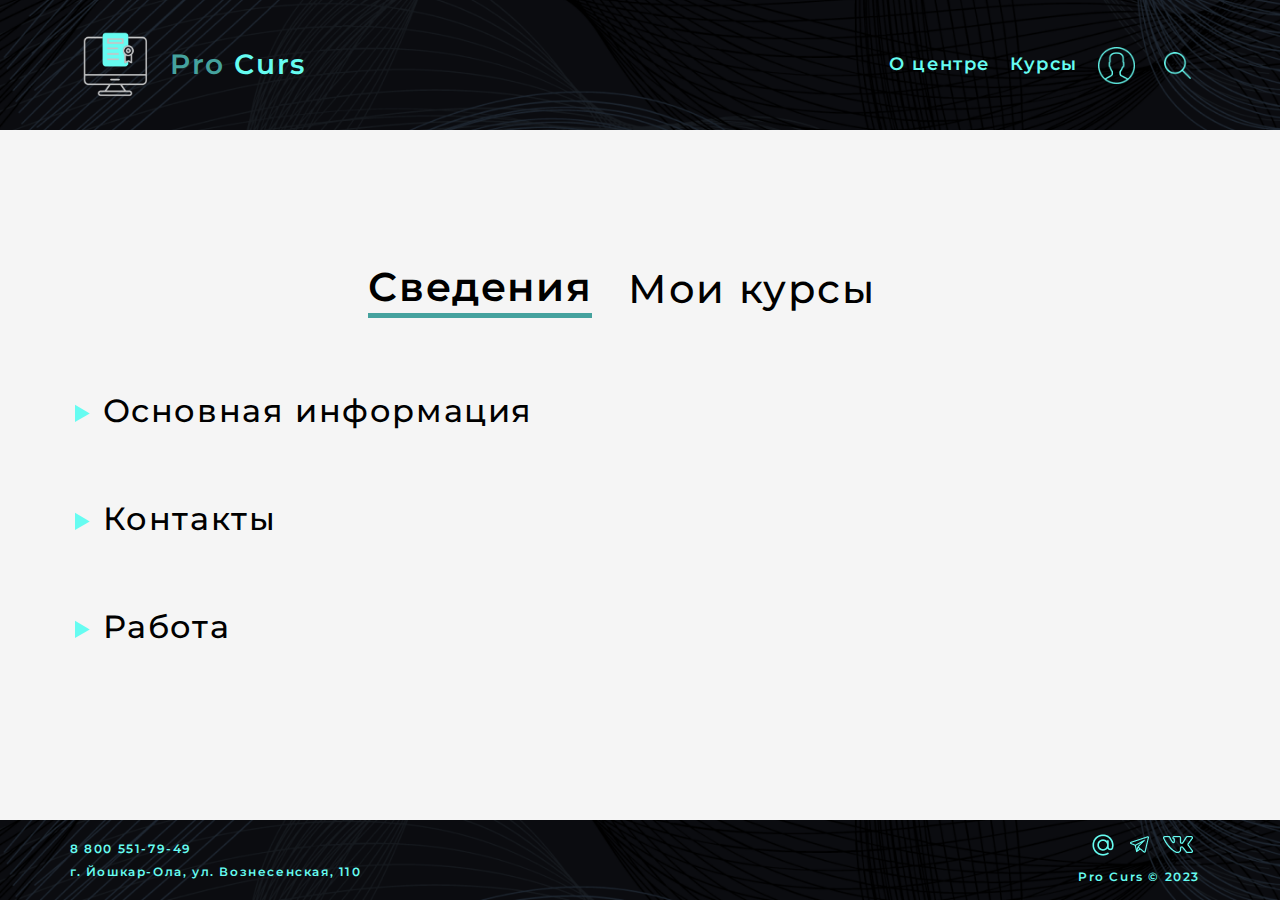
<file: page/personal.html>
<!DOCTYPE html>
<html lang="en">
<head>
    <meta charset="UTF-8">
    <meta http-equiv="X-UA-Compatible" content="IE=edge">
    <meta name="viewport" content="width=device-width, initial-scale=1.0">
    <link rel="stylesheet" href="../dop/style/main.css">
    <link rel="stylesheet" href="../dop/style/personal.css">
    <title>Личный кабинет</title>
</head>
<body>
    <div class="wrapper">
        <header class="header">
            <div class="header__container">
                <div class="logo__container">
                    <h1>
                        <a href="../index.html"><img class="logo__img" src="../dop/media/logo.png" alt="proCurs"></a>
                        <a href="../index.html"><span>Pro</span> Curs</a>
                    </h1>
                </div>
                <nav class="header__nav">
                    <ul>
                        <li><a href="../index.html">О центре</a></li>
                        <li><a href="catalog.html">Курсы</a></li>
                        <li><a href="personal.html"><img src="../dop/media/user.png" alt="personal"></a></li>
                        <li><a href="FAQ.html"><img src="../dop/media/search.png" alt="search"></a></li>
                    </ul>
                </nav>
            </div>
        </header>
        <main class="main">
            <div class="personal__container">
                <nav>
                    <ul>
                        <li><a href="personal.html" class="activ">Сведения</a></li>
                        <li><a href="my-curs.html">Мои курсы</a></li>
                    </ul>
                </nav>
                <div class="acardion__container">
                    <details>
                        <summary>Основная информация</summary>
                        <div>
                            <p class="title">
                                Фото
                            </p>
                            <img src="../dop/media/no.png" alt="photo">
                        </div>
                        <div>
                            <p class="title">
                                Дата рождения
                            </p>
                            <p>07.10.2003</p>
                        </div>
                        <div>
                            <p class="title">
                                О себе
                            </p>
                            <p>Lorem ipsum dolor sit amet consectetur.</p>
                        </div>
                    </details>
                    <details>
                        <summary>Контакты</summary>
                        <div>
                            <p class="title">
                                E-mail
                            </p>
                            <p>sh02@mail.ru</p>
                        </div>
                        <div>
                            <p class="title">
                                Социальные сети
                            </p>
                            <img src="../dop/media/no.png" alt="photo">
                        </div>
                        <div>
                            <p class="title">
                                Телефон
                            </p>
                            <p>89603125466</p>
                        </div>
                    </details>
                    <details>
                        <summary>Работа</summary>
                        <div>
                            <p class="title">
                                Организационная единица
                            </p>
                            <p>Центр Цифрового образования детей “IT-Cube, г. Пенза</p>
                        </div>
                        <div>
                            <p class="title">
                                Должность
                            </p>
                            <p>Главный специалист по работе со СМИ</p>
                        </div>
                        <div>
                            <p class="title">
                                Руководитель
                            </p>
                            <img src="../dop/media/no.png" alt="photo">
                        </div>
                    </details>
                </div>
            </div>
        </main>
        <footer class="footer">
            <div class="footer__container">
                 <div>
                    <p class="tel">8 800 551-79-49</p>
                    <p class="adres">г. Йошкар-Ола, ул. Вознесенская, 110</p>
                 </div>
                 <div>
                    <nav class="social__link">
                        <ul>
                            <li><a href="https://mail.ru"><img src="../dop/media/mail.png" alt="link Mail"></a></li>
                            <li><a href="https://telegram.org"><img src="../dop/media/telegram.png" alt="link Telegram"></a></li>
                            <li><a href="https://vk.com"><img src="../dop/media/vk.png" alt="link Vk"></a></li>
                        </ul>
                    </nav>
                    <p class="copiright">Pro Curs © 2023</p>
                 </div>
            </div>
        </footer>
    </div>
</body>
</html>
</file>
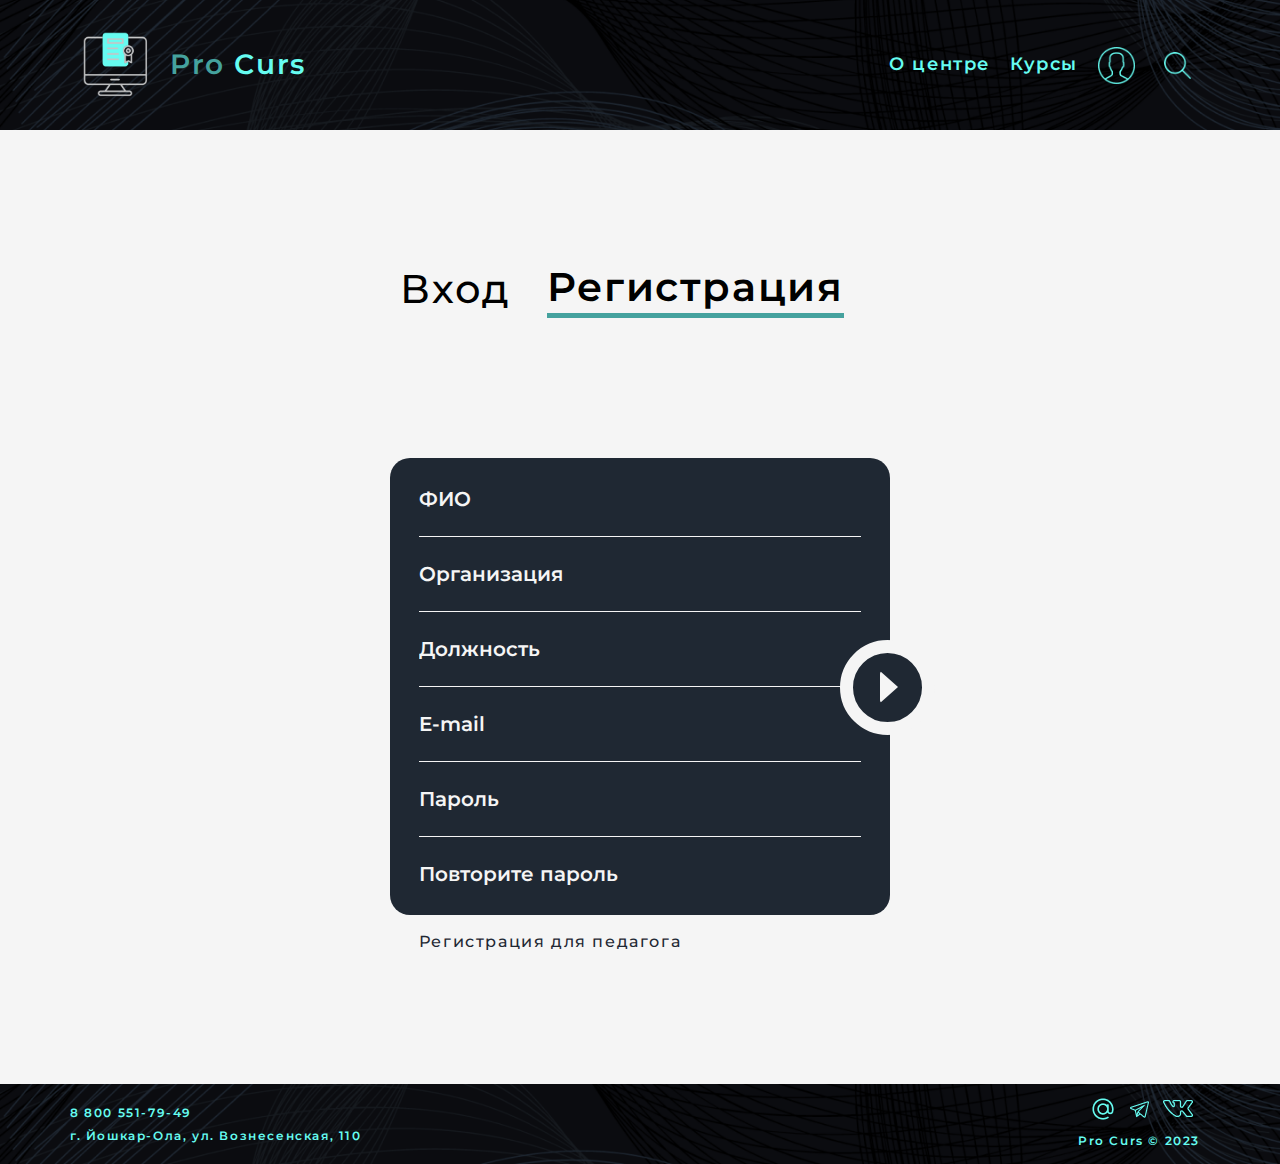
<file: page/register.html>
<!DOCTYPE html>
<html lang="en">

<head>
    <meta charset="UTF-8">
    <meta http-equiv="X-UA-Compatible" content="IE=edge">
    <meta name="viewport" content="width=device-width, initial-scale=1.0">
    <link rel="stylesheet" href="../dop/style/main.css">
    <link rel="stylesheet" href="../dop/style/forms.css">
    <link rel="stylesheet" href="../dop/style/reg__log.css">
    <title>Регистрация</title>
</head>

<body>
    <div class="wrapper">
        <header class="header">
            <div class="header__container">
                <div class="logo__container">
                    <h1>
                        <a href="../index.html"><img class="logo__img" src="../dop/media/logo.png" alt="proCurs"></a>
                        <a href="../index.html"><span>Pro</span> Curs</a>
                    </h1>
                </div>
                <nav class="header__nav">
                    <ul>
                        <li><a href="../index.html">О центре</a></li>
                        <li><a href="catalog.html">Курсы</a></li>
                        <li><a href="personal.html"><img src="../dop/media/user.png" alt="personal"></a></li>
                        <li><a href="FAQ.html"><img src="../dop/media/search.png" alt="search"></a></li>
                    </ul>
                </nav>
            </div>
        </header>
        <main class="main">
            <div class="reg__log__container">
                <nav>
                    <ul>
                        <li><a href="login.html">Вход</a></li>
                        <li><a href="register.html" class="activ">Регистрация</a></li>
                    </ul>
                </nav>
                <form action="#" method="GET" class="lr__form">
                    <input type="text" placeholder="ФИО" name="FIO">
                    <input type="text" placeholder="Организация" name="organization">
                    <input type="text" placeholder="Должность" name="job_title">
                    <input type="email" placeholder="E-mail" name="mail">
                    <input type="password" placeholder="Пароль" name="password">
                    <input type="password" placeholder="Повторите пароль" name="password_repeat">
                    <div class="label__block"></div>
                    <button type="submit"></button>
                </form>
                <a href="#" class="rec__personal reg" id="swipeBtn">Регистрация для педагога</a>
            </div>
        </main>
        <footer class="footer">
            <div class="footer__container">
                <div>
                    <p class="tel">8 800 551-79-49</p>
                    <p class="adres">г. Йошкар-Ола, ул. Вознесенская, 110</p>
                </div>
                <div>
                    <nav class="social__link">
                        <ul>
                            <li><a href="https://mail.ru"><img src="../dop/media/mail.png" alt="link Mail"></a></li>
                            <li><a href="https://telegram.org"><img src="../dop/media/telegram.png"
                                        alt="link Telegram"></a></li>
                            <li><a href="https://vk.com"><img src="../dop/media/vk.png" alt="link Vk"></a></li>
                        </ul>
                    </nav>
                    <p class="copiright">Pro Curs © 2023</p>
                </div>
            </div>
        </footer>
    </div>

    <script src="../dop/js/swipeRegister.js"></script>
</body>

</html>
</file>
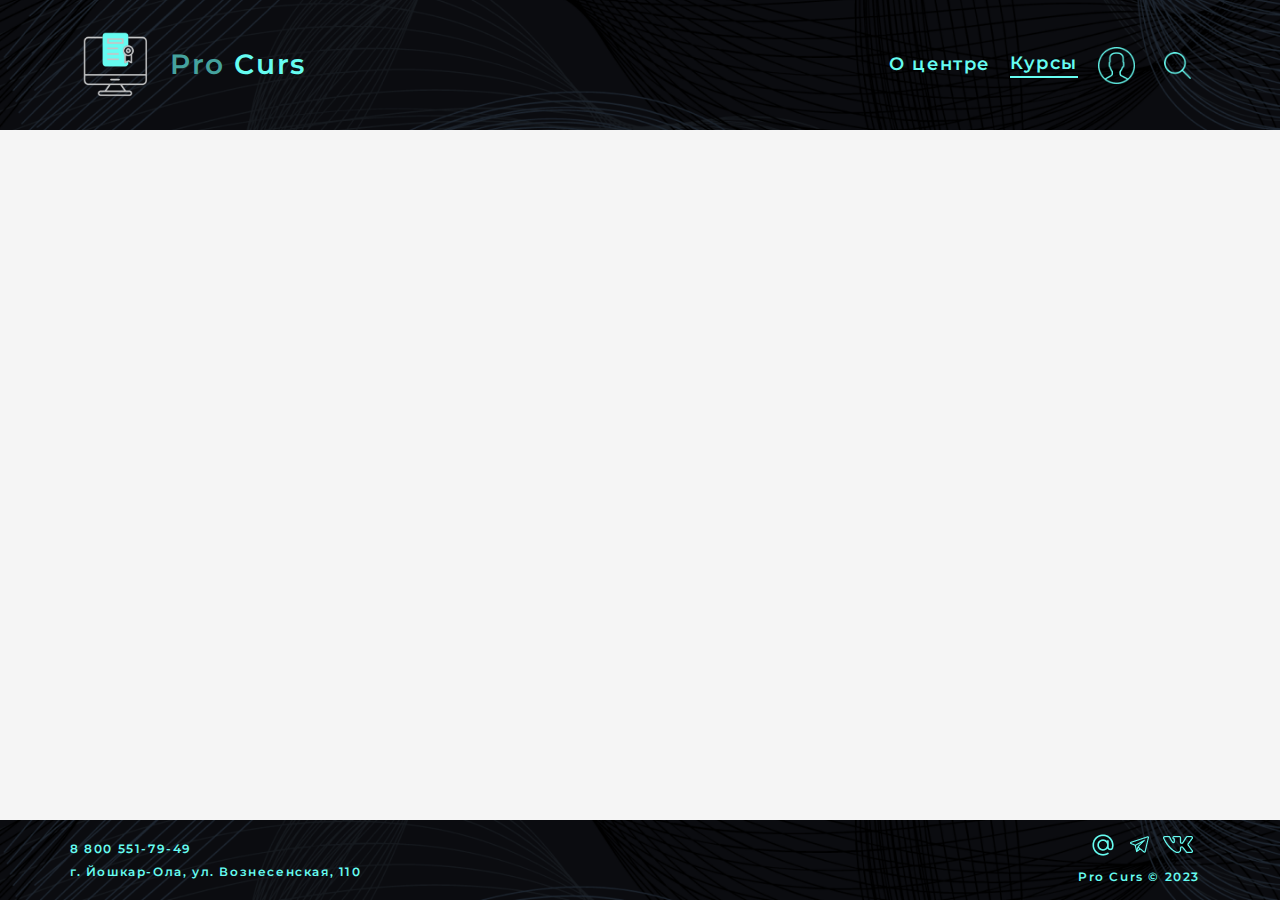
<file: dop/page/catalog.html>
<!DOCTYPE html>
<html lang="en">
<head>
    <meta charset="UTF-8">
    <meta http-equiv="X-UA-Compatible" content="IE=edge">
    <meta name="viewport" content="width=device-width, initial-scale=1.0">
    <link rel="stylesheet" href="../style/main.css">
    <title>Каталог курсов</title>
</head>
<body>
    <div class="wrapper">
        <header class="header">
            <div class="header__container">
                <div class="logo__container">
                    <h1>
                        <a href="../../index.html"><img class="logo__img" src="../media/logo.png" alt="proCurs"></a>
                        <a href="../../index.html"><span>Pro</span> Curs</a>
                    </h1>
                </div>
                <nav class="header__nav">
                    <ul>
                        <li><a href="../../index.html">О центре</a></li>
                        <li><a href="catalog.html"  class="activ">Курсы</a></li>
                        <li><a href="personal.html"><img src="../media/user.png" alt="personal"></a></li>
                        <li><a href="#"><img src="../media/search.png" alt="search"></a></li>
                    </ul>
                </nav>
            </div>
        </header>
        <main class="main">

        </main>
        <footer class="footer">
            <div class="footer__container">
                 <div>
                    <p class="tel">8 800 551-79-49</p>
                    <p class="adres">г. Йошкар-Ола, ул. Вознесенская, 110</p>
                 </div>
                 <div>
                    <nav class="social__link">
                        <ul>
                            <li><a href="https://mail.ru"><img src="../media/mail.png" alt="link Mail"></a></li>
                            <li><a href="https://telegram.org"><img src="../media/telegram.png" alt="link Telegram"></a></li>
                            <li><a href="https://vk.com"><img src="../media/vk.png" alt="link Vk"></a></li>
                        </ul>
                    </nav>
                    <p class="copiright">Pro Curs © 2023</p>
                 </div>
            </div>
        </footer>
    </div>
</body>
</html>
</file>
<file: dop/style/main.css>
@font-face {
	font-family: 'Montserrat-Bold'; 
	src: url(../fonts/Montserrat-Bold.ttf); 
}
@font-face {
	font-family: 'Montserrat-Medium'; 
	src: url(../fonts/Montserrat-Medium.ttf); 
}
@font-face {
	font-family: 'Montserrat-Regular'; 
	src: url(../fonts/Montserrat-Regular.ttf); 
}
@font-face {
	font-family: 'Montserrat-SemiBold'; 
	src: url(../fonts/Montserrat-SemiBold.ttf); 
}

*{
    margin: 0;
    padding: 0;
    box-sizing: border-box;
    font-family: 'Montserrat-SemiBold';
}

body,html{
    height: 100%;
    width: 100%;
    color: #000;
    font-size: 16px;
    line-height: 144.9%;
    letter-spacing: 0.1em;
    font-family: 'Montserrat-SemiBold';
}

a{
    text-decoration: none;
    color: #000;
}

span{
    font-style: normal;
}

p{
    font-style: normal;
}

h1,h2,h3,h4,h5,h6{
    font-size: 14px;
    font-style: normal;
}

ol,ul{
    list-style: none;
}

/* Componets */

.d-none{
    display: none !important;
}

.blue__link{
    display: flex;
    align-items: center;
    justify-content: center;
    font-family: 'Montserrat-SemiBold';
    font-style: normal;
    font-weight: 600;
    font-size: 20px;
    line-height: 144.9%;
    text-align: center;
    letter-spacing: 0.1em;
    padding: 4px 12px;
    border-radius: 10px;
    background-color: #66FCF1;
    transition: 0.2s ease-in-out;
}
.blue__link:hover{
    box-shadow: 2px 2px 3px 1px #1F2833;
}

.wrapper{
    display: flex;
    flex-direction: column;
    min-height: 100%;
}

.header{
    width: 100%;
    height: 130px;
    background-image: url("../media/background.png");
    background-position: center;
    background-repeat: no-repeat;
    background-size: cover;
    display: flex;
    align-items: center;
    justify-content: center;
    overflow: hidden;
}

.header__container{
    max-width: 1920px;
    width: 100%;
    display: flex;
    height: auto;
    justify-content: space-between;
    overflow: hidden;
}

.logo__container{
    display: flex;
    max-width: fit-content;
}

.logo__container h1{
    margin: 50px 0px 50px 80px;
    display: flex;
    align-items: center;
    justify-content: center;
    font-size: 28px;
}

.logo__container h1 a:nth-child(2){
    padding-left: 20px;
}

.logo__container h1 span{
    color: #45A29E;
}

.logo__container h1 a{
    color: #66FCF1;
}

.logo__img{
    max-width: 70px;
    max-height: 70px;
}

.header__nav{
    margin: 75px 80px 75px 0px;
}

.header__nav ul{
    display: flex;
    align-items: center;
}

.header__nav ul li a{
    display: flex;
    color: #66FCF1;
    font-size: 18px;
    margin: 0 10px;
}

.header__nav ul li:nth-child(3) a{
    display: flex;
    width: 37px;
    height: 37px;
}

.header__nav ul li:nth-child(4) a{
    display: flex;
    width: 45px;
    height: 45px;
    margin-right: 0;
}

.header__container .activ{
    border-bottom: 2px solid #66FCF1;
}

.main{
    flex: 1 1 auto;
    overflow: hidden;
    width: 100%;
    min-height: 100%;
    background-color: #f5f5f5;
    display: flex;
    flex-direction: column;
}

.footer{
    width: 100%;
    height: 80px;
    background-image: url("../media/background.png");
    background-position: center;
    background-repeat: no-repeat;
    background-size: cover;
    display: flex;
    align-items: center;
    justify-content: center;
    overflow: hidden;
}

.footer__container{
    max-width: 1920px;
    width: 100%;
    display: flex;
    height: auto;
    justify-content: space-between;
    overflow: hidden;
    display: flex;
}

.footer__container div{
    display: flex;
    width: 50%;
    height: inherit;
}

.footer__container div:nth-child(1){
    padding-left: 70px;
    flex-direction: column;
    justify-content: center;
    color: #66FCF1;
    font-size: 12px;
}

.footer__container div:nth-child(2){
    padding-right: 80px;
    flex-direction: column;
    justify-content: center;
    align-items: end;
    color: #66FCF1;
    font-size: 12px;
}

.social__link ul{
     display: flex;
     justify-content: start;
     align-items: center;
}

.social__link a{
    margin-left: 7px;
    margin-right: 7px;
}

.social__link li:nth-child(1) img{
    width: 26px;
    height: 26px;
}
.social__link li:nth-child(2) img{
    width: 19px;
    height: 19px;
}
.social__link li:nth-child(3) img{
    width: 30px;
    height: 18px;
}
</file>
<file: dop/style/main__child.css>
@font-face {
	font-family: 'Montserrat-Medium'; 
	src: url(../fonts/Montserrat-Medium.ttf); 
}
@font-face {
	font-family: 'Montserrat-Regular'; 
	src: url(../fonts/Montserrat-Regular.ttf); 
}
@font-face {
	font-family: 'Montserrat-Bold'; 
	src: url(../fonts/Montserrat-Bold.ttf); 
}

.header__main{
    width: 100%;
    height: 100vh;
    background-image: url(../media/background.png);
    background-position: center;
    background-repeat: no-repeat;
    background-size: cover;
    display: flex;
    align-items: center;
    justify-content: center;
    overflow: hidden;
}

.header__main__container{
    width: 100%;
    max-width: 1920px;
    height: inherit;
    display: flex;
    flex-direction: column;
    align-items: center;
    justify-content: center;
}

.header__main__container .activ{
    border-bottom: 2px solid #66FCF1;
}

.header__nav{
    display: flex;
    width: 100%;
    justify-content: end;
}

.logo__description{
    width: 100%;
    display: flex;
    align-items: center;
    justify-content: space-between;
    height: 80%;
    padding-bottom: 150px;
}

.logo__description h1{
    color: #45A29E;
    font-size: 64px;
    padding-left: 80px;
}
.logo__description h1 .curse{
    color: #66FCF1;
}
.logo__description h1 .description{
    color: #66FCF1;
    margin-top: 40px;
    font-size: 25px;
    max-width: 600px;
    display: flex;
    letter-spacing: 4px;
    line-height: 38px;
    font-weight: 500;
}

.logo__description img{
    max-width: 379px;
    max-height: 379px;
    margin-right: 80px;
}

.info__line{
    width: 100%;
    height: 400px;
    background-color: #66FCF1;
    display: flex;
    justify-content: center;
    align-items: center;
    color: #1F2833;
}

.info__line__block:nth-child(1){
    margin-left: 80px;
    margin-right: 10%;
}

.info__line__block:nth-child(2){
    margin-right: 80px;
    margin-left: 10%;
}

.info__line__block div{
    display: flex;
    align-items: center;
}

.info__line__block img{
    width: 52px;
    height: 52px;
}

.info__line__block h2{
    font-size: 40px;
    margin-left: 32px;
    line-height: 35px;
}

.info__line__block p{
    font-size: 16px;
    margin-top: 15px;
    max-width: 522px;
}

.about__container{
    width: 100%;
    height: fit-content;
    padding-top: 80px;
    padding-bottom: 275px;
    background-color: #F5F5F5;
    display: flex;
    justify-content: center;
    align-items: center;
}

.about__container img{
    width: 100%;
    max-width: 419px;
    max-height: auto;
}

.about__container p{
    max-width: 764px;
    font-size: 20px;
    line-height: 170%;
    letter-spacing: 0.1em;
    color: #1F2833;
}

.about__container div:nth-child(1){
    margin-right: 13%;
    margin-left: 80px;
}
.about__container div:nth-child(2){
    margin-right: 80px;
}

.about__container div p:nth-child(2){
    margin-bottom: 91px;
}

.about__container h2{
    font-weight: 600;
    font-size: 40px;
    line-height: 144.9%;
    color: #1F2833;
    margin-bottom: 141px;
}

.application__container{
    height: fit-content;
    min-height: 804px;
    background-image: url(../media/background.png);
    background-position: center;
    background-repeat: no-repeat;
    background-size: cover;
    display: flex;
    flex-direction: column;
    align-items: center;
    position: relative;
    justify-content: center;
}

.application__sub{
    max-width: 630px;
    max-height: fit-content;
    /* max-height: 300px; */
    background-color: #66FCF1;
    border-radius: 20px;
    color: #1F2833;
    display: flex;
    flex-direction: column;
    margin-right: 45%;
    position: absolute;
    top: -150px;

    /* display: none; */
}

.application__sub h2{
    font-family: 'Montserrat-Medium';
    font-style: normal;
    font-weight: 500;
    font-size: 20px;
    line-height: 144.9%;
    margin-top: 69px;
    margin-left: 52px;
    margin-bottom: 21px;
    margin-right: 20px;
}

.application__sub p{
    font-style: normal;
    font-weight: 700;
    font-size: 32px;
    line-height: 144.9%;
    font-family: 'Montserrat-Bold';
    margin-left: 48px;
    margin-right: 93px;
    margin-bottom: 20px;
}

.app__link{
    display: flex;
    justify-content: center;
    align-items: center;
    background-color: #1F2833;
    color: #66FCF1;
    font-size: 20px;
    line-height: 144.9%;
    border-radius: 10px;
    margin-left: 53px;
    max-width: 239px;
    margin-bottom: 74px;
    height: 45px !important;
    transition: 0.4s ease-in-out;
}
.app__link:hover{
    box-shadow: 0px 3px 5px 2px rgba(50, 50, 50, 0.5);
}

.application__description{
    height: 100%;
    max-width: 1920px;
    width: 100%;
    display: flex;
    justify-content: center;
    align-items: center;
}

.application__description ul{
    width: 100%;
    margin-left: 70px;
    margin-right: 70px;
    display: flex;
    justify-content: center;
    align-items: center;
    flex-wrap: wrap;
    padding-top: 200px;
    counter-reset: num;
}

.application__description li{
    color: #fff;
    font-size: 10px;
    display: flex;
    flex-wrap: wrap;
    margin-left: 45px;
    margin-right: 45px;
    margin-bottom: 100px;
}

.application__description li::before{
    content: '0'counter(num);
    counter-increment: num;
    border-radius: 50%;
    display: flex;
    justify-content: center;
    align-items: center;
    width: 100px;
    height: 100px;
    border: 1px solid #66FCF1;
    color: #66FCF1;
    font-size: 26px;
    font-family: 'Montserrat-Bold';
    margin-right: 30px;
}

.application__description h3{
    width: 100%;
    color: #66FCF1;
    font-size: 30px;
    margin-bottom: 28px;
    flex-basis: 100%;
}

.application__description p{
    width: 592px;
    color: #66FCF1;
    font-size: 15px;
}

.rev__container{
    width: 100%;
    height: fit-content;
    padding-top: 80px;
    padding-bottom: 200px;
    background-color: #F5F5F5;
    display: flex;
    flex-direction: column;
    justify-content: center;
    align-items: center;
}

.rev__container p{
    font-family: 'Montserrat-Medium';
    font-style: normal;
    font-weight: 500;
    font-size: 15px;
    line-height: 144.9%;
    display: flex;
    letter-spacing: 0.1em;
    max-width: 1440px;
    width: 100%;
    justify-content: start;
    text-align: start;
    align-items: center;
    padding-left: 80px;
    padding-bottom: 32px;
}

.rev__container h2{
    font-family: 'Montserrat-SemiBold';
    font-style: normal;
    font-weight: 600;
    font-size: 40px;
    line-height: 144.9%;
    display: flex;
    letter-spacing: 0.1em;
    max-width: 1440px;
    width: 100%;
    justify-content: start;
    text-align: start;
    align-items: center;
    padding-left: 80px;
    padding-bottom: 100px;
}
</file>
<file: dop/style/carusel_slider.css>
.slider{
    width: 100%;
}

.carousel {
    display: flex;
    width: 100%;
    height: 100%;
    align-items: center;
    font-family: Arial;
}
  
.carousel__list {
      display: flex;
      list-style: none;
      position: relative;
      width: 100%;
      height: 500px;
      justify-content: center;
      perspective: 300px;
    }
    
    .carousel__item {
      display: flex;
      align-items: center;
      justify-content: center;
      font-family: 'Montserrat-Medium';
      font-style: normal;
      font-weight: 500;
      color: #66FCF1;
      font-size: 22px;
      line-height: 144.9%;
      display: flex;
      align-items: center;
      letter-spacing: 0.1em;
      padding: 54px 45px;
      width: 846px;
      height: 460px;
      box-shadow: 0px 2px 8px 0px rgba(50, 50, 50, 0.5);
      position: absolute;
      transition: all .3s ease-in;
      background-image: url("../media/background.png");
      background-position: center;
      background-size: cover;
      background-repeat: no-repeat;
      cursor: pointer;
    }
      
      /* .carousel__item:nth-child(1) {
        background: linear-gradient(45deg, #2D35EB 0%, #904ED4 100%);
      }
      .carousel__item:nth-child(2) {
        background: linear-gradient(45deg, #2D35EB 0%, #fdbb2d 100%);
      }
      .carousel__item:nth-child(3) {
        background: linear-gradient(45deg, #2D35EB 0%, #22c1c3 100%);
      }
      .carousel__item:nth-child(4) {
        background: linear-gradient(45deg, #fdbb2d 0%, #904ED4 100%);
      }
      .carousel__item:nth-child(5) {
        background: linear-gradient(45deg, #22c1c3 0%, #904ED4 100%);
      } */
      
      .carousel__item[data-pos="0"] {
        z-index: 5;
      }
      
      /* .carousel__item[data-pos="-1"],
      .carousel__item[data-pos="1"] {
        opacity: 0.7;
        filter: blur(1px) grayscale(10%);
      } */
      
      .carousel__item[data-pos="-1"] {
        transform: translateX(-20%) scale(.9);
        z-index: 4;
      }
      
      .carousel__item[data-pos="1"] {
        transform: translateX(20%) scale(.9);
        z-index: 4;
      }
      
      /* .carousel__item[data-pos="-2"],
      .carousel__item[data-pos="2"] {
        opacity: 0.4;
        filter: blur(3px) grayscale(20%);
      } */
      
      .carousel__item[data-pos="-2"] {
        transform: translateX(-30%) scale(.8);
        z-index: 3;
      }
      
      .carousel__item[data-pos="2"] {
        transform: translateX(30%) scale(.8);
        z-index: 3;
      }
</file>
<file: dop/style/add-curs.css>
.container{
    display: flex;
    flex-direction: column;
    align-items: center;
    justify-content: center;
    margin: 80px auto 200px auto;
    max-width: 1440px;
    width: 100%;
    padding: 0 80px;
}

.title__page{
    width: 100%;
    display: flex;
    justify-content: center;
    align-items: center;
    text-align: center;
    margin-bottom: 53px;
}
.title__page h2{
    font-family: 'Montserrat-SemiBold';
    font-style: normal;
    font-weight: 600;
    font-size: 40px;
    line-height: 144.9%;
    display: flex;
    align-items: center;
    text-align: center;
    letter-spacing: 0.1em;
    color: #1F2833;
}

.add-curs__form{
    display: flex;
    flex-direction: column;
    align-items: center;
    justify-content: center;
    width: 100%;
}

.add-curs__section{
    display: flex;
    align-items: center;
    justify-content: center;
    flex-wrap: wrap;
    width: 100%;
    margin: 16px 0;
}
.add-curs__section label{
    display: flex;
    align-items: center;
    justify-content: start;
    padding: 17px 5px;
    width: 100%;
    max-width: 442px;
    min-width: 330px;

    font-family: 'Montserrat-SemiBold';
    font-style: normal;
    font-weight: 600;
    font-size: 26px;
    line-height: 144.9%;
    letter-spacing: 0.1em;

    color: #1F2833;
}
.add-curs__section input{
    outline: none;
    border: none;
    border-radius: 20px;
    border: 2px solid #000;

    display: flex;
    align-items: center;
    justify-content: start;
    padding: 10px;
    max-width: 838px;
    width: 100%;
}
.add-curs__section textarea{
    outline: none;
    border: none;
    border-radius: 20px;
    border: 2px solid #000;

    display: flex;
    align-items: center;
    justify-content: start;
    padding: 10px;
    max-width: 838px;
    width: 100%;
    min-height: 60px;

    resize: vertical;
}
.duraction__block{
    display: flex;
    align-items: center;
    justify-content: start;
    padding: 10px;
    max-width: 838px;
    width: 100%;
}
.duraction__block .duraction{
    max-width: 100px;
    margin-right: 20px;
}
.duraction__block span{
    font-family: 'Montserrat-SemiBold';
    font-style: normal;
    font-weight: 600;
    font-size: 20px;
    line-height: 144.9%;
    letter-spacing: 0.1em;

    color: #1F2833;
}

.file__seection{
    width: 100%;
    display: flex;
    align-items: center;
    justify-content: center;
}

.acardion__container{
    max-width: 1920px;
    width: 100%;
    display: flex;
    flex-direction: column;
    align-items: center;
}

.acardion__container details{
    width: 100%;
    display: flex;
    flex-direction: column;
    align-items: center;
    justify-content: center;
}


.acardion__container summary::marker{
    color: #66FCF1;
    font-size: 26px;
}

.acardion__container summary{
    width: fit-content;
    font-family: 'Montserrat-SemiBold'; 
    margin: 20px auto;
    cursor: pointer;
    font-style: normal;
    font-weight: 600;
    font-size: 20px;
    line-height: 144.9%;
    letter-spacing: 0.1em;
    color: #1F2833;
    border-radius: 20px;
    background-color: transparent;
    padding: 25px;
    width: 100%;
    transition: 0.4s;
    border: 2px solid #000;
}

.acardion__container div{
    display: flex;
    margin: 20px auto;
}

.acardion__container .title{
    padding: 10px 20px;
    max-width: 1000px;
    width: 100%;
    font-weight: 600;
    font-size: 20px;
    line-height: 144.9%;
    letter-spacing: 0.1em;
    font-family: 'Montserrat-SemiBold'; 
    color: #0B0C10;
    margin: 0 auto;
}

.acardion__container p{
    max-width: 500px;
    width: 100%;
}

.faq__container{
    width: 100%;
    display: flex;
    flex-direction: column;
    align-items: center;
    justify-content: center;
    margin-top: 160px;
    margin-bottom: 300px;
}

.faq__container h2{
    font-family: 'Montserrat-SemiBold';
    font-style: normal;
    font-weight: 600;
    font-size: 40px;
    line-height: 144.9%;
    display: flex;
    align-items: center;
    text-align: center;
    letter-spacing: 0.1em;
    color: #1F2833;
    text-align: center;
    width: 100%;
    justify-content: center;
    margin-bottom: 60px;
}

.btn__section__modul{
    width: 100%;
    display: flex;
    justify-content: space-between;
}
.btn__section__modul div:hover{
    background-color: #1F2833;
    border-color: #1F2833;
}
.btn__section__modul div:hover::after{
    background-color: #ffffff;
}
.btn__section__modul div:hover::before{
    background-color: #ffffff;
}
.btn__modul{
    outline: none;
    border: none;

    height: 85px;
    width: 85px;
    border: 2px solid #1F2833;
    border-radius: 50%;

    display: flex;
    align-items: center;
    justify-content: center;
    position: relative;
    cursor: pointer;

    transition: 0.4s;
}
.btn__modul::after{
    content: "";
    display: flex;
    width: 40px;
    height: 5px;
    background-color: #1F2833;
    position: absolute;
}
.btn__modul::before{
    content: "";
    display: flex;
    width: 40px;
    height: 5px;
    background-color: #1F2833;
    position: absolute;
    transform: rotate(90deg);
}
.btn__del__modul::before{
    display: none;
}

.modul__container{
    width: 100%;
    display: flex;
    flex-direction: column;
}


.file__block{
    width: 100%;
    justify-content: start;
}

.file__block input{
    display: none;
}

.file__block .input-file{
    cursor: pointer;
    display: flex;
    justify-content: start;
    align-items: center;
}

.file__block .input-file img{
    display: flex;
    width: 100%;
    max-width: 20px;
    margin-right: 12px;
}

.file__block .input-file span{
    font-family: 'Montserrat-SemiBold';
    font-style: normal;
    font-weight: 600;
    font-size: 26px;
    line-height: 144.9%;
    letter-spacing: 0.1em;
    color: #1F2833;
}

.det__block{
    padding: 0 40px;
    display: flex;
    width: 100%;
    flex-direction: column;
}

.name_file__block{
    width: 100%;
    display: flex;
    flex-wrap: wrap;
    align-items: center;
}

.name_file__block label{
    display: flex;
    align-items: center;
    justify-content: start;
    padding: 17px 5px;
    width: 100%;
    max-width: 442px;
    min-width: 330px;

    font-family: 'Montserrat-SemiBold';
    font-style: normal;
    font-weight: 600;
    font-size: 26px;
    line-height: 144.9%;
    letter-spacing: 0.1em;

    color: #1F2833;
}
.name_file__block input{
    outline: none;
    border: none;
    border-radius: 20px;
    border: 2px solid #000;

    display: flex;
    align-items: center;
    justify-content: start;
    padding: 10px;
    max-width: 700px;
    width: 100%;
}



.btn__submit{
    width: 100%;
    justify-content: center;
    align-items: center;
    padding: 30px;
    padding-top: 100px;
    display: flex;
}
.btn__submit button{
    outline: none;
    border: none;
    border: 2px solid #1F2833;
    border-radius: 10px;

    display: flex;
    align-items: center;
    justify-content: center;
    padding: 10px;
    cursor: pointer;

    font-family: 'Montserrat-SemiBold';
    font-style: normal;
    font-weight: 600;
    font-size: 16px;
    line-height: 144.9%;
    letter-spacing: 0.1em;

    color: #1F2833;

    transition: 0.3s;
}
.btn__submit button:hover{
    background-color: #1F2833;
    color: #fff;
}
</file>
<file: dop/style/card-curs.css>
.container{
    width: 100%;
    min-height: 100vh;
    height: fit-content;
    display: flex;
    align-items: center;
    justify-content: center;
    flex-wrap: wrap;
  }
  
  .card__3d{
    max-width: 420px;
    max-height: 454px;
    width: 100%;
    height: 454px;
    perspective: 500px;
    margin: 10px 10px;
  }
  
  .card{
    cursor: pointer;
    max-width: 420px;
    max-height: 454px;
    width: 100%;
    height: 100%;
    position: relative;
    transition: 0.3s;
    user-select: none;
    overflow: hidden;
    
    
  }
  
  .card:hover{
    transform: translateZ(-15px);
  }
  
  .card__img{
    width: 100%;
    height: 56%;
    z-index: 1;
    background-image: url("../media/background.png");
    position: absolute;
    background-size: cover;
    background-repeat: no-repeat;
    background-position: center;
  }
  
  .card__content{
    position: absolute;
    z-index: 2;
    display: flex;
    flex-direction: column;
    width: 100%;
    height: 100%;
    bottom: 0;
    justify-content: end;
    align-items: start;
  }
  
  .card__date {
    margin-bottom: -1px;
    width: 300px;
    height: 72px;
    background: white;
    z-index: 2;
    position: relative;
    border-radius: 0 8px 0 0;
    background-color: #45A29E;
    display:flex;
    flex-direction: column;
    font-style: normal;
    font-weight: 600;
    font-size: 10px;
    line-height: 144.9%;
    letter-spacing: 0.1em;
    font-family: 'Montserrat-SemiBold';
    padding-left: 14px;
    color: #1F2833;
  }
  .card__date:before {
    content: " ";
    position: absolute;
    height: 100%;
    width: 44px;
    border-radius: 0 10px 0 0;
    background: white;
    right: -24px;
    transform: skewX(26deg);
    background-color: #45A29E;
  }
  .card__date>span:nth-child(1){
    margin-top: 13px;
  }
  
  .card__title{
    width: 100%;
    max-height: 202px;
    height: 100%;
    display: flex;
    background-color: #45A29E;
    padding: 15px 10px 10px 14px;
  }
  
  .card__title>h2{
    display: flex;
    max-width: 390px;
    width: 100%;
    max-height: 110px;
    height: 100%;
    align-items: start;
    overflow: hidden;
    
    font-family: 'Montserrat-SemiBold';
    font-style: normal;
    font-weight: 600;
    font-size: 18px;
    line-height: 144.9%;
    letter-spacing: 0.1em;
    color: #1F2833;
  }
</file>
<file: dop/style/curs.css>
.container {
    display: flex;
    flex-direction: column;
    align-items: center;
    justify-content: center;
    max-width: 1440px;
    width: 100%;
    padding: 90px;
    margin: 0 auto;
}

.title__page {
    width: 100%;
    display: flex;
    justify-content: start;
    margin-bottom: 25px;
}

.title__page h3 {
    font-family: 'Montserrat-Medium';
    font-style: normal;
    font-weight: 500;
    font-size: 20px;
    line-height: 144.9%;
    letter-spacing: 0.1em;
    color: #0B0C10;
}

.title__curs {
    width: 100%;
    display: flex;
    justify-content: start;
    margin-bottom: 53px;
}

.title__curs h2 {
    font-family: 'Montserrat-SemiBold';
    font-style: normal;
    font-weight: 600;
    font-size: 26px;
    line-height: 144.9%;
    letter-spacing: 0.1em;
    color: #1F2833;
}

.block {
    width: 100%;
    display: flex;
    flex-wrap: wrap;
}

.date__desc {
    max-width: 600px;
    width: 100%;
    min-width: 350px;
    display: flex;
    flex-direction: column;
    align-items: start;
    justify-content: center;
    padding-bottom: 25px;
}

.date {
    padding: 12px 0;
}

.date p {
    font-family: 'Montserrat-SemiBold';
    font-style: normal;
    font-weight: 600;
    font-size: 19px;
    line-height: 144.9%;
    letter-spacing: 0.1em;
    color: #1F2833;
    display: flex;
}

.date span {
    font-family: 'Montserrat-SemiBold';
    font-style: normal;
    font-weight: 600;
    font-size: 19px;
    line-height: 144.9%;
    letter-spacing: 0.1em;
    color: #1F2833;
    display: flex;
}

.date .date__title {
    display: flex;
    width: 150px;
}

.date #dataDate {
    width: 150px;
    margin-left: 30px;
}

.date #dataTime {
    margin-left: 30px;
}

.link__curs {
    max-width: 600px;
    width: 100%;
    min-width: 350px;
    display: flex;
    align-items: start;
    justify-content: end;
    padding-bottom: 25px;
}

.desc__curs {
    width: 100%;
    margin-bottom: 25px;
}

.desc__curs p {
    font-family: 'Montserrat-SemiBold';
    font-style: normal;
    font-weight: 600;
    font-size: 19px;
    line-height: 144.9%;
    letter-spacing: 0.1em;
    color: #1F2833;
}

.duraction__curs {
    display: flex;
    width: 100%;
    margin-bottom: 25px;
}

.duraction__curs p {
    font-family: 'Montserrat-SemiBold';
    font-style: normal;
    font-weight: 600;
    font-size: 19px;
    line-height: 144.9%;
    letter-spacing: 0.1em;
    color: #1F2833;
    display: flex;
}

.duraction__curs span {
    display: flex;
    margin: 0 5px;
}

.thems__curs {
    display: flex;
    flex-direction: column;
    width: 100%;
    margin-bottom: 25px;
}

.thems__curs ul {
    display: flex;
    flex-direction: column;
    width: 100%;
}

.thems__curs ul li {
    font-family: 'Montserrat-SemiBold';
    font-style: normal;
    font-weight: 600;
    font-size: 19px;
    line-height: 144.9%;
    letter-spacing: 0.1em;
    color: #1F2833;
}

.bold__text {
    font-family: 'Montserrat-Bold' !important;
    font-style: normal;
    font-weight: 700 !important;
    font-size: 19px;
    line-height: 144.9%;
    letter-spacing: 0.1em;
    color: #1F2833;
}

.short-desc__curs {
    display: flex;
    width: 100%;
    justify-content: center;
    align-items: center;
    flex-wrap: wrap;
    background-color: #45A29E;
    padding: 24px 10px 48px 10px;
}

.status__curs {
    display: flex;
    max-width: 600px;
    width: 100%;
    flex-direction: column;
    justify-content: center;
    align-items: start;
}

.title {
    display: flex;
    width: 100%;
    align-items: center;
    justify-content: start;
    margin-bottom: 20px;
}

.title p {
    font-family: 'Montserrat-SemiBold';
    font-style: normal;
    font-weight: 600;
    font-size: 26px;
    line-height: 144.9%;
    letter-spacing: 0.1em;

    color: #1F2833;
}

.status {
    display: flex;
    align-items: center;
    justify-content: start;
    height: 60px;
    width: 100%;
}

.status img {
    display: flex;
    max-width: 52px;
    width: 100%;
    margin-right: 35px;
}

.status p {
    font-family: 'Montserrat-SemiBold';
    font-style: normal;
    font-weight: 600;
    font-size: 20px;
    line-height: 144.9%;
    letter-spacing: 0.1em;

    color: #1F2833;
}

.date-start__curs {
    display: flex;
    max-width: 600px;
    width: 100%;
    flex-direction: column;
    justify-content: center;
    align-items: start;
}

.date-start {
    display: flex;
    align-items: center;
    justify-content: start;
    height: 60px;
    width: 100%;
}

.date-start p {
    font-family: 'Montserrat-SemiBold';
    font-style: normal;
    font-weight: 600;
    font-size: 20px;
    line-height: 144.9%;
    letter-spacing: 0.1em;

    color: #1F2833;
}


.content__curs {
    width: 100%;
    display: flex;
    justify-content: center;
    align-items: center;
    padding: 10px 80px;
}

.content__list {
    width: 100%;
    display: flex;
    flex-direction: column;
    align-items: center;
    justify-content: center;
}

.content__item {
    display: flex;
    justify-content: start;
    align-items: center;
    padding: 25px 0;
    width: 100%;
}

.content__item img {
    display: flex;
    max-width: 28px;
    width: 100%;
    margin-right: 29px;
}

.content__item a {
    display: flex;

    font-family: 'Montserrat-SemiBold';
    font-style: normal;
    font-weight: 600;
    font-size: 20px;
    line-height: 144.9%;
    letter-spacing: 0.1em;

    color: #1F2833;
}
</file>
<file: dop/style/desc-curs.css>
.container{
    display: flex;
    flex-direction: column;
    align-items: center;
    justify-content: center;
    max-width: 1440px;
    width: 100%;
    padding: 90px;
    margin: 0 auto;
}

.title__page{
    width: 100%;
    display: flex;
    justify-content: start;
    margin-bottom: 25px;
}
.title__page h3{
    font-family: 'Montserrat-Medium';
    font-style: normal;
    font-weight: 500;
    font-size: 20px;
    line-height: 144.9%;
    letter-spacing: 0.1em;
    color: #0B0C10;
}

.title__curs{
    width: 100%;
    display: flex;
    justify-content: start;
    margin-bottom: 53px;
}
.title__curs h2{
    font-family: 'Montserrat-SemiBold';
    font-style: normal;
    font-weight: 600;
    font-size: 26px;
    line-height: 144.9%;
    letter-spacing: 0.1em;
    color: #1F2833;
}

.block{
    width: 100%;
    display: flex;
    flex-wrap: wrap;
}

.date__desc{
    max-width: 600px;
    width: 100%;
    min-width: 350px;
    display: flex;
    flex-direction: column;
    align-items: start;
    justify-content: center;
    padding-bottom: 25px;
}
.date{
    padding: 12px 0;
}
.date p{
    font-family: 'Montserrat-SemiBold';
    font-style: normal;
    font-weight: 600;
    font-size: 19px;
    line-height: 144.9%;
    letter-spacing: 0.1em;
    color: #1F2833;
    display: flex;
}
.date span{
    font-family: 'Montserrat-SemiBold';
    font-style: normal;
    font-weight: 600;
    font-size: 19px;
    line-height: 144.9%;
    letter-spacing: 0.1em;
    color: #1F2833;
    display: flex;
}
.date .date__title{
    display: flex;
    width: 150px;
}
.date #dataDate{
    width: 150px;
    margin-left: 30px;
}
.date #dataTime{
    margin-left: 30px;
}

.link__curs{
    max-width: 600px;
    width: 100%;
    min-width: 350px;
    display: flex;
    align-items: start;
    justify-content: end;
    padding-bottom: 25px;
}

.desc__curs{
    width: 100%;
    margin-bottom: 25px;
}
.desc__curs p{
    font-family: 'Montserrat-SemiBold';
    font-style: normal;
    font-weight: 600;
    font-size: 19px;
    line-height: 144.9%;
    letter-spacing: 0.1em;
    color: #1F2833;
}

.duraction__curs{
    display: flex;
    width: 100%;
    margin-bottom: 25px;
}
.duraction__curs p{
    font-family: 'Montserrat-SemiBold';
    font-style: normal;
    font-weight: 600;
    font-size: 19px;
    line-height: 144.9%;
    letter-spacing: 0.1em;
    color: #1F2833;
    display: flex;
}
.duraction__curs span{
    display: flex;
    margin: 0 5px;
}

.thems__curs{
    display: flex;
    flex-direction: column;
    width: 100%;
    margin-bottom: 25px;
}
.thems__curs ul{
    display: flex;
    flex-direction: column;
    width: 100%;
}
.thems__curs ul li{
    font-family: 'Montserrat-SemiBold';
    font-style: normal;
    font-weight: 600;
    font-size: 19px;
    line-height: 144.9%;
    letter-spacing: 0.1em;
    color: #1F2833;
}

.bold__text{
    font-family: 'Montserrat-Bold' !important;
    font-style: normal;
    font-weight: 700 !important;
    font-size: 19px;
    line-height: 144.9%;
    letter-spacing: 0.1em;
    color: #1F2833;
}
</file>
<file: dop/style/forms.css>
.lr__form{
    max-width: 500px;
    width: 100%;
    height: fit-content;
    display: flex;
    flex-direction: column;
    background-color: #1F2833;
    border-radius: 20px;
    padding: 4px 29px 4px 29px;
    position: relative;
}

.lr__form input, input::placeholder{
    width: 100%;
    max-width: 450px;
    font-size: 20px;
    color: #F5F5F5;
    background-color: transparent;
    border: none;
    outline: none;
    border-bottom: 1px solid #F5F5F5;
    padding: 25px 0px 25px 0px;
}

.lr__form input:nth-last-of-type(1){
    border-bottom: none;
}

.lr__form button{
    width: 95px;
    height: 95px;
    display: flex;
    border-radius: 50%;
    border: none;
    outline: none;
    position: absolute;
    margin-top: -47px;
    top:50%;
    left: 90%;
    background-color: #1F2833;
    border: 13px solid #F5F5F5;
    display: flex;
    justify-content: center;
    align-items: center;
    cursor: pointer;
    transition: 0.1s;
}

.lr__form button:hover{
    transition: 0.2s;
    border: 13px solid #45A29E;
}
.lr__form button:hover:before{
    transition: 0.2s;
    border-left: 18px solid #45A29E;
}

.lr__form button::before{
    transition: 0.2s;
    content: ''; 
    border: 16px solid transparent; 
    border-left: 18px solid #F5F5F5;
    border-radius: 3px;
    margin-right: -18px;
}
</file>
<file: dop/style/reg__log.css>
.reg__log__container {
    width: 100%;
    height: fit-content;
    background-color: #f5f5f5;
    display: flex;
    flex-direction: column;
    justify-content: center;
    align-items: center;
    padding: 130px 0;
}

.reg__log__container ul {
    display: flex;
    margin-bottom: 140px;
}

.reg__log__container nav a {
    display: flex;
    align-items: center;
    height: 58px;
    font-size: 40px;
    font-family: 'Montserrat-Medium';
}

.reg__log__container nav a:nth-child(1) {
    margin-right: 36px;
}

.reg__log__container nav .activ {
    border-bottom: 5px solid #45A29E;
    font-family: 'Montserrat-SemiBold';
}

.reg__log__container .rec__personal {
    font-size: 16px;
    color: #1F2833;
    font-family: 'Montserrat-Medium';
    margin-top: 15px;
    margin-right: 290px;
    border-bottom: 1px solid transparent;
    transition: border 0.3s ease-in-out;
}

.reg__log__container .rec__personal:hover {
    border-bottom: 1px solid #1F2833;
}

.reg__log__container .reg {
    margin-right: 180px;
}

.input-file {
    cursor: pointer;
    display: flex;
    justify-content: start;
    align-items: center;
    border-top: 2px solid #F5F5F5;
    height: 70px;
}

.input-file img {
    display: flex;
    width: 100%;
    max-width: 20px;
    margin-right: 12px;
}

.input-file input {
    display: none;
}

.input-file span {
    font-family: 'Montserrat-SemiBold';
    font-style: normal;
    font-weight: 600;
    font-size: 14px;
    line-height: 144.9%;
    letter-spacing: 0.1em;
    color: #F5F5F5;
}

.label__block {
}
</file>
<file: dop/style/faq.css>
.acardion__container{
    max-width: 1920px;
    width: 100%;
    padding: 0 75px 0 75px;
    display: flex;
    flex-direction: column;
    align-items: center;
}

.acardion__container details{
    width: 100%;
    display: flex;
    flex-direction: column;
    align-items: center;
    justify-content: center;
}


.acardion__container summary::marker{
    color: #66FCF1;
    font-size: 26px;
}

.acardion__container details[open] > summary{
    color: #0B0C10;
    background-color: #45A29E;
}

.acardion__container summary{
    width: fit-content;
    font-family: 'Montserrat-SemiBold'; 
    margin: 20px auto;
    cursor: pointer;
    font-style: normal;
    font-weight: 600;
    font-size: 20px;
    line-height: 144.9%;
    letter-spacing: 0.1em;
    color: #C5C6C7;
    border-radius: 20px;
    background-color: #1F2833;
    padding: 25px;
    max-width: 1100px;
    width: 100%;
    transition: 0.4s;
}

.acardion__container div{
    display: flex;
    margin: 20px auto;
}

.acardion__container .title{
    padding: 10px 20px;
    max-width: 1000px;
    width: 100%;
    font-weight: 600;
    font-size: 20px;
    line-height: 144.9%;
    letter-spacing: 0.1em;
    font-family: 'Montserrat-SemiBold'; 
    color: #0B0C10;
    margin: 0 auto;
}

.acardion__container p{
    max-width: 500px;
    width: 100%;
}

.faq__container{
    width: 100%;
    display: flex;
    flex-direction: column;
    align-items: center;
    justify-content: center;
    margin-top: 160px;
    margin-bottom: 300px;
}

.faq__container h2{
    font-family: 'Montserrat-SemiBold';
    font-style: normal;
    font-weight: 600;
    font-size: 40px;
    line-height: 144.9%;
    display: flex;
    align-items: center;
    text-align: center;
    letter-spacing: 0.1em;
    color: #1F2833;
    text-align: center;
    width: 100%;
    justify-content: center;
    margin-bottom: 60px;
}
</file>
<file: dop/style/personal.css>
.personal__container{
    width: 100%;
    height: fit-content;
    background-color: #f5f5f5;
    display: flex;
    flex-direction: column;
    justify-content: center;
    align-items: center;
    padding: 130px 0;
}

.personal__container ul{
    display: flex;
    margin-bottom: 40px;
}

.personal__container nav a{
    display: flex;
    align-items: center;
    height: 58px;
    font-size: 40px;
    font-family: 'Montserrat-Medium'; 
}
.personal__container nav a:nth-child(1){
    margin-right: 36px;
}

.personal__container nav .activ{
    border-bottom: 5px solid #45A29E;
    font-family: 'Montserrat-SemiBold';
}

.acardion__container{
    max-width: 1920px;
    width: 100%;
    padding: 0 75px 0 75px;
}

.acardion__container summary::marker{
    color: #66FCF1;
    font-size: 26px;
}

.acardion__container summary{
    width: fit-content;
    font-size: 32px;
    font-family: 'Montserrat-Medium'; 
    margin: 41px 0;
    cursor: pointer;
}

.acardion__container div{
    display: flex;
    margin: 20px 0;
}

.acardion__container .title{
    max-width: 370px;
    width: 100%;
}

.acardion__container p{
    max-width: 500px;
    width: 100%;
}
</file>
